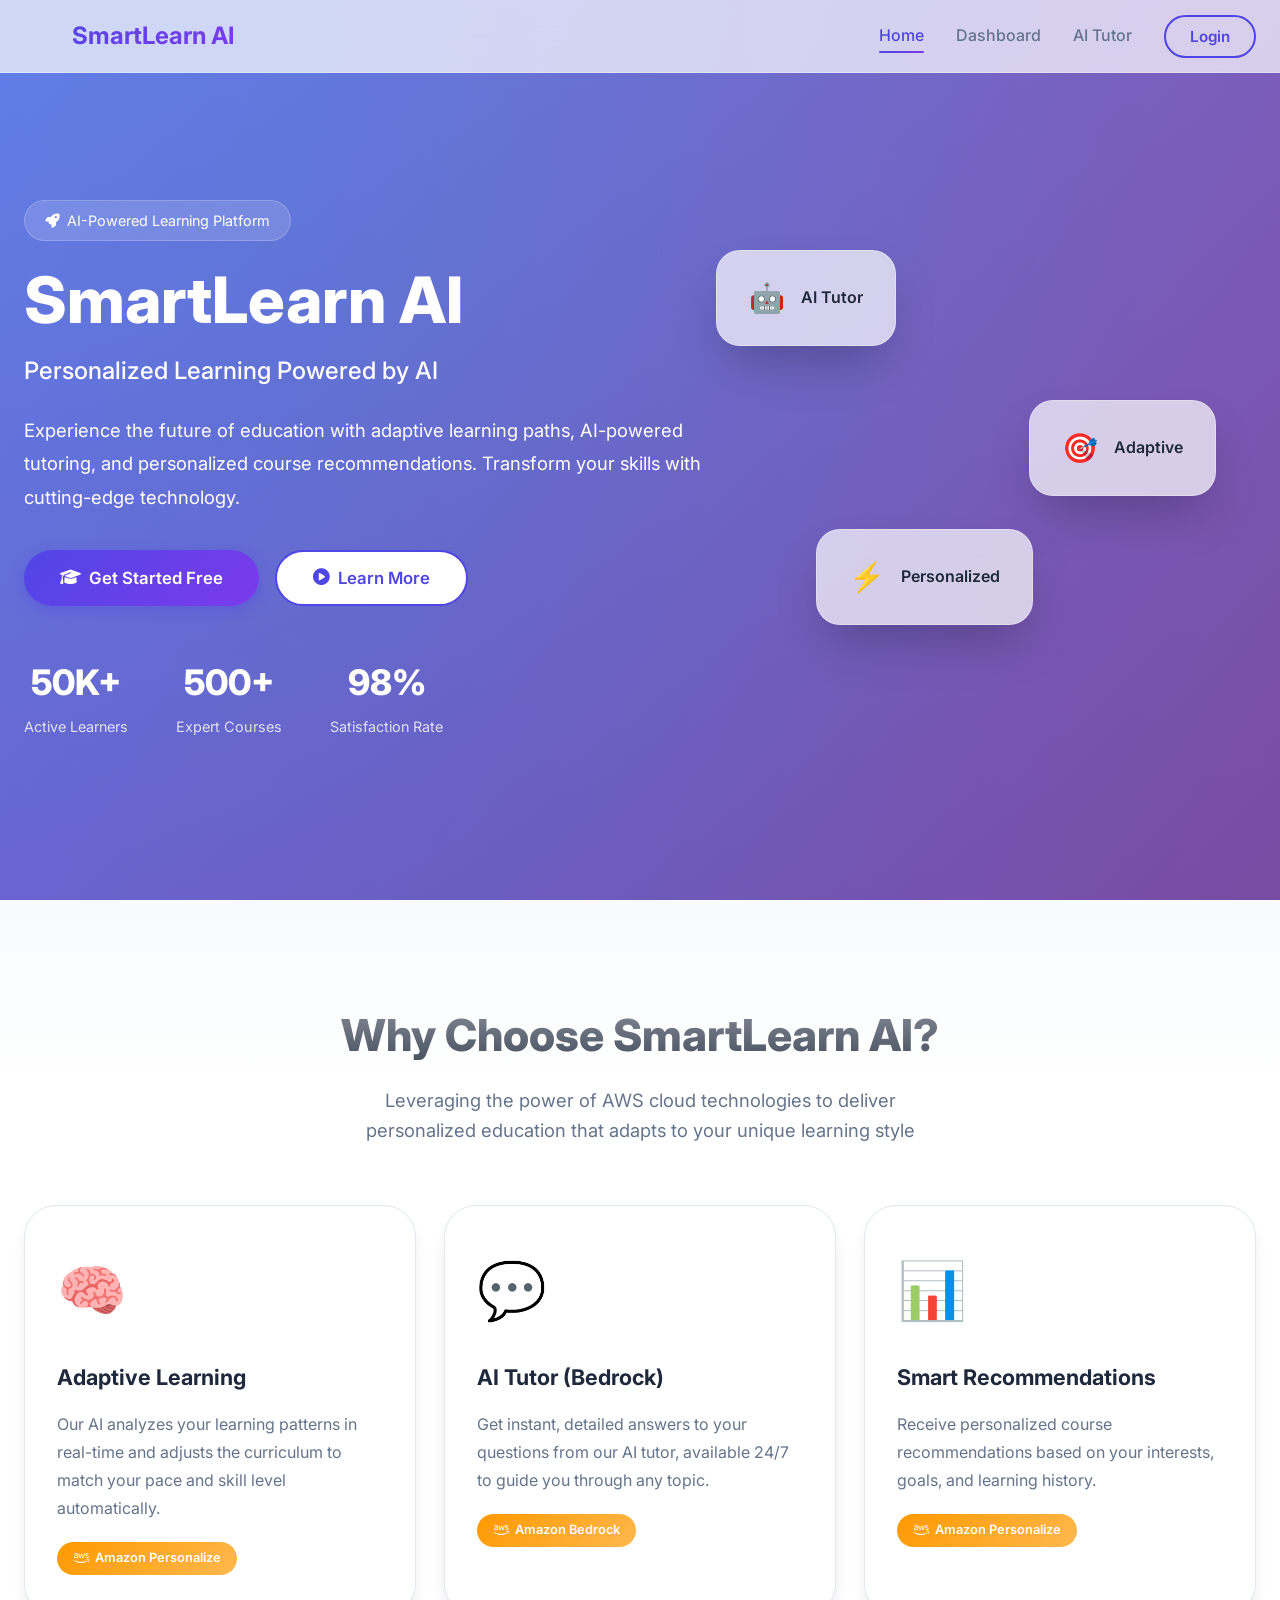
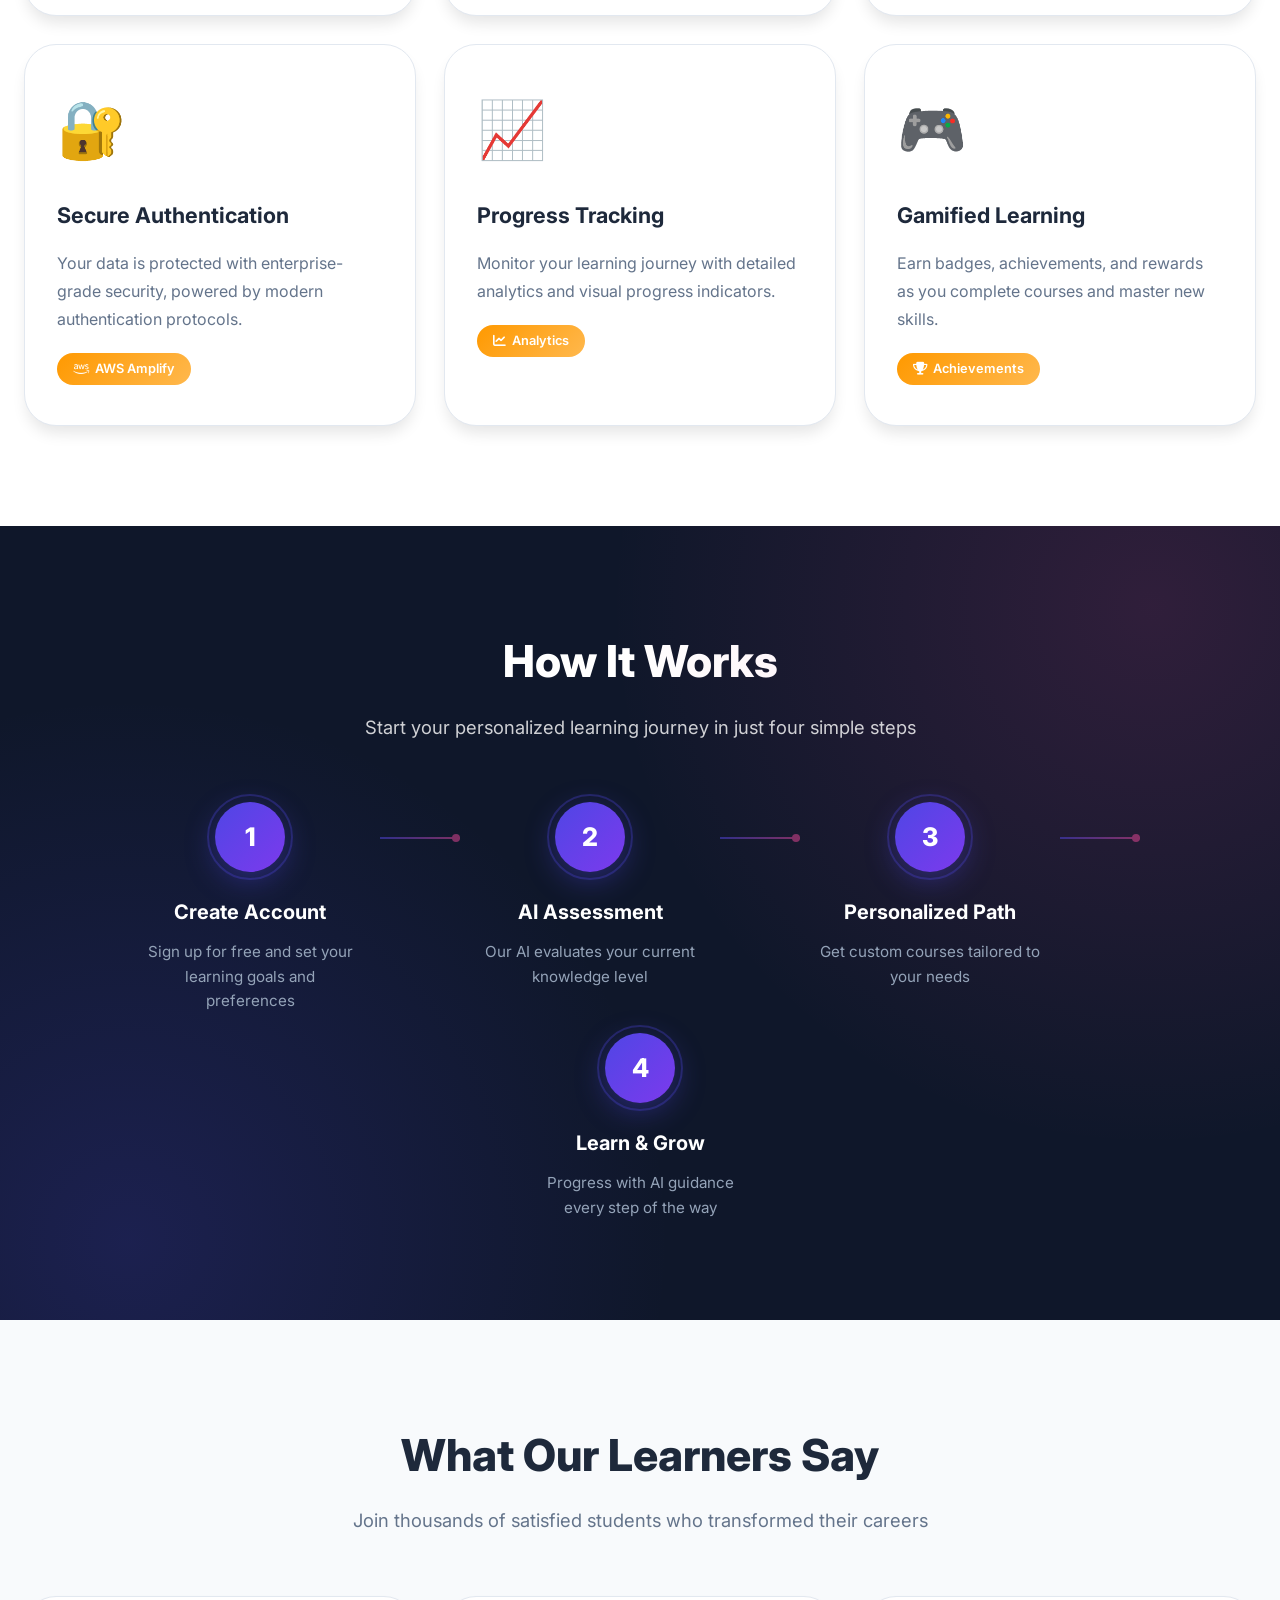
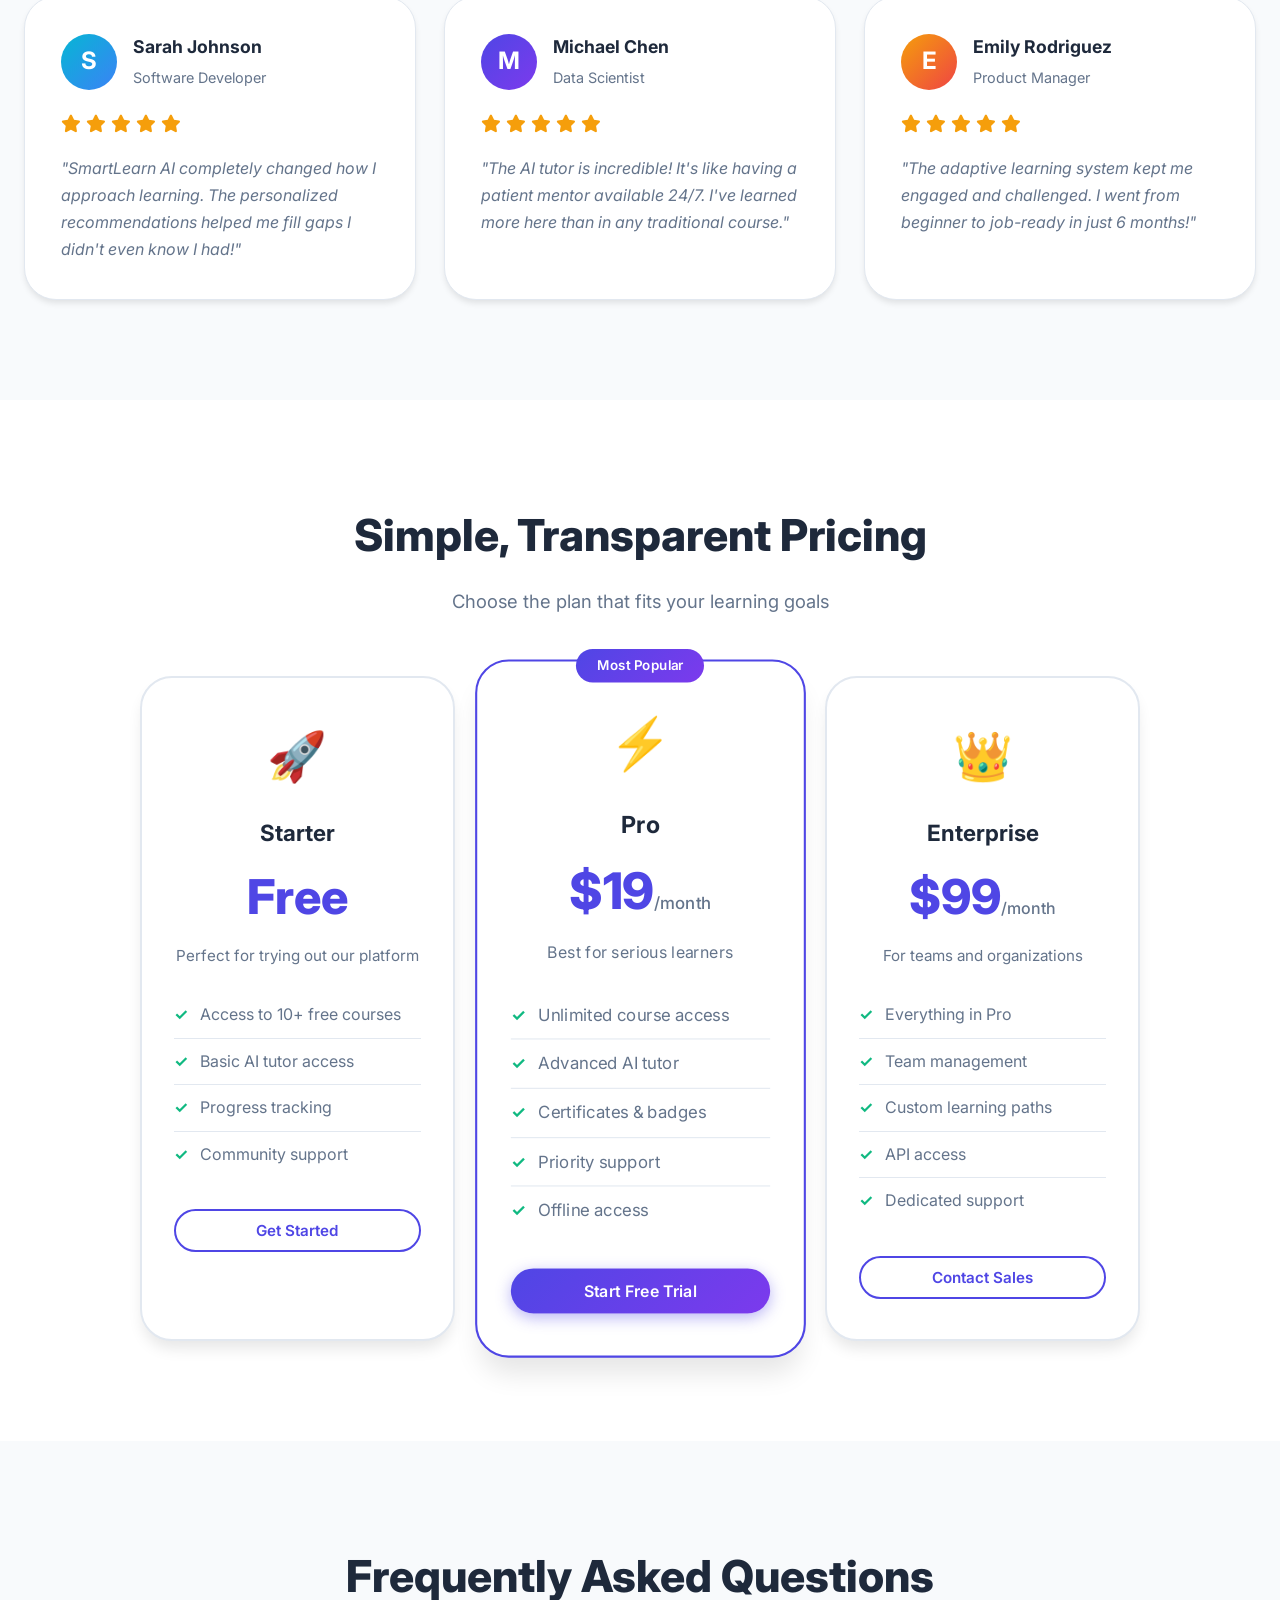
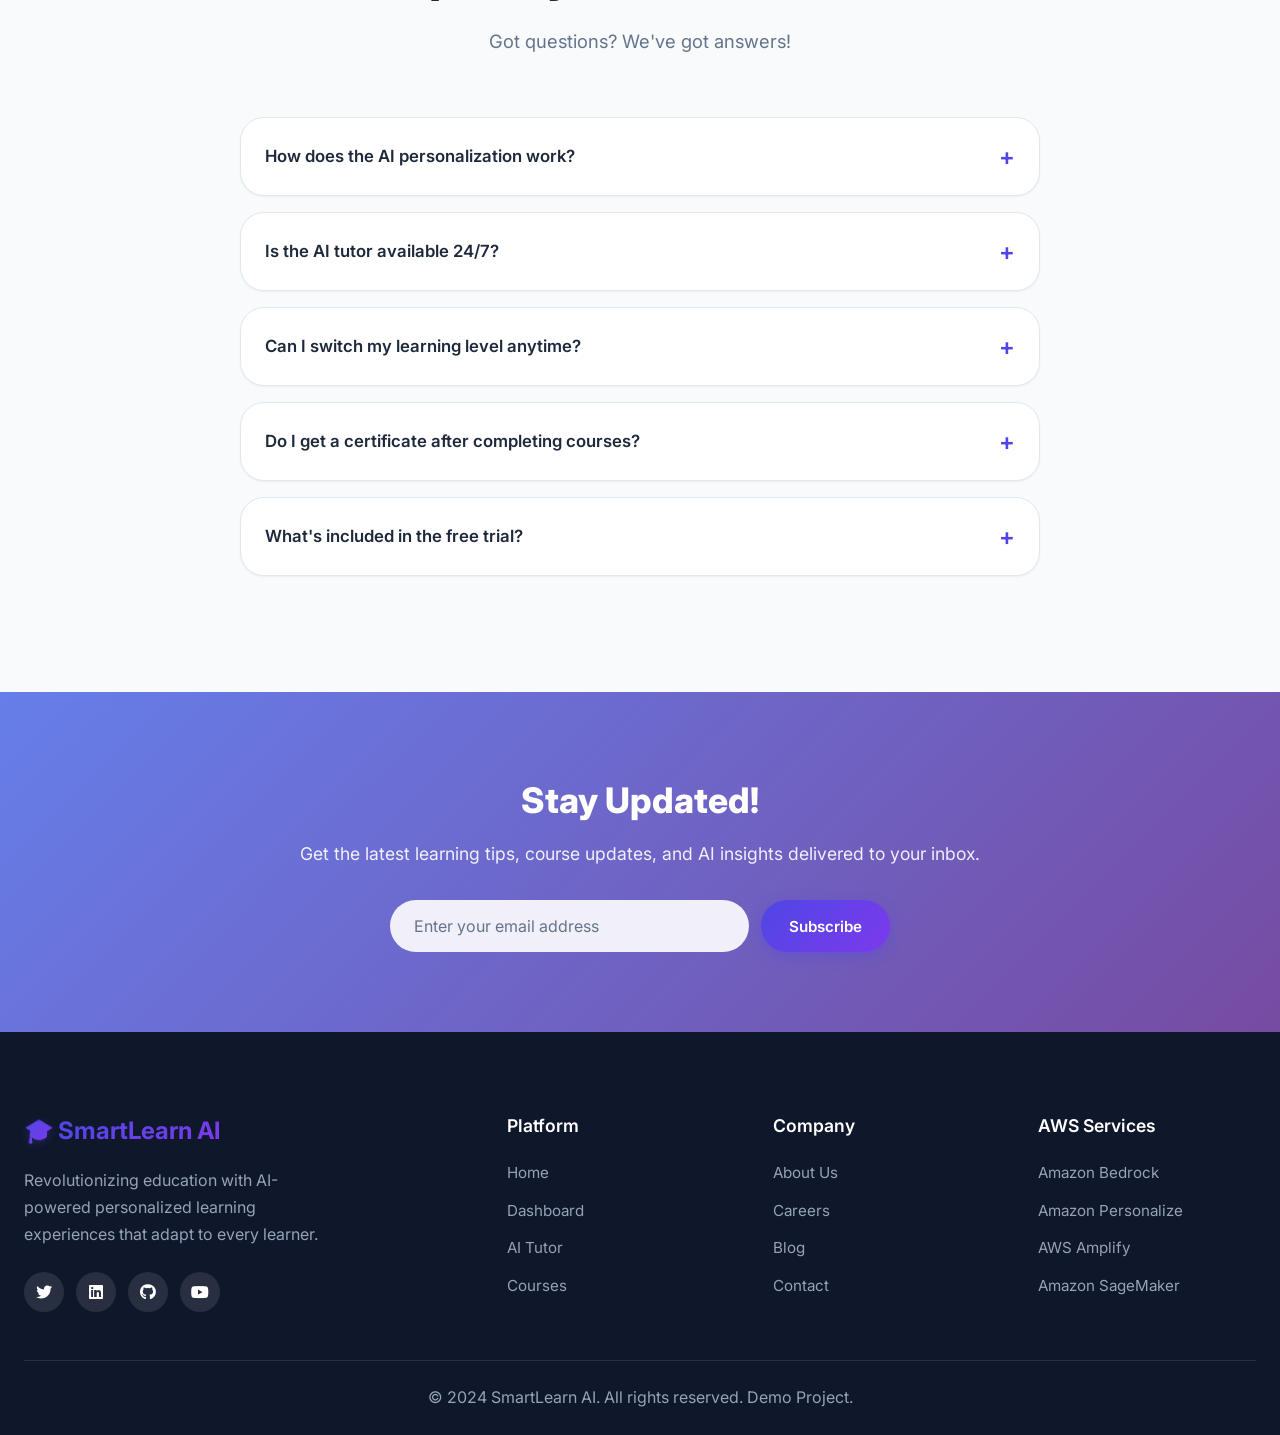
<file: smartlearn-ai/index.html>
<!DOCTYPE html>
<html lang="en">
<head>
    <meta charset="UTF-8">
    <meta name="viewport" content="width=device-width, initial-scale=1.0">
    <title>SmartLearn AI - Personalized Learning Platform</title>
    <link rel="stylesheet" href="css/style.css">
    <!-- Google Fonts -->
    <link href="https://fonts.googleapis.com/css2?family=Inter:wght@300;400;500;600;700;800&display=swap" rel="stylesheet">
    <!-- Font Awesome -->
    <link rel="stylesheet" href="https://cdnjs.cloudflare.com/ajax/libs/font-awesome/6.4.0/css/all.min.css">
</head>
<body>
    <!-- Navigation -->
    <nav class="navbar">
        <div class="nav-container">
            <div class="nav-logo">
                <span class="logo-icon">🎓</span>
                <span class="logo-text">SmartLearn AI</span>
            </div>
            <ul class="nav-links">
                <li><a href="index.html" class="active">Home</a></li>
                <li><a href="dashboard.html" id="nav-dashboard">Dashboard</a></li>
                <li><a href="tutor.html" id="nav-tutor">AI Tutor</a></li>
                <li id="auth-link"><button class="btn btn-outline" onclick="openAuthModal()">Login</button></li>
                <li id="logout-link" style="display: none;"><button class="btn btn-outline" onclick="logout()">Logout</button></li>
            </ul>
            <div class="mobile-menu" onclick="toggleMobileMenu()">
                <span></span>
                <span></span>
                <span></span>
            </div>
        </div>
    </nav>

    <!-- Hero Section -->
    <header class="hero">
        <div class="hero-content">
            <div class="hero-badge">
                <i class="fas fa-rocket"></i>
                <span>AI-Powered Learning Platform</span>
            </div>
            <h1>SmartLearn AI</h1>
            <h2>Personalized Learning Powered by AI</h2>
            <p>Experience the future of education with adaptive learning paths, AI-powered tutoring, and personalized course recommendations. Transform your skills with cutting-edge technology.</p>
            <div class="hero-buttons">
                <button class="btn btn-primary btn-large" onclick="openAuthModal()">
                    <i class="fas fa-graduation-cap"></i>
                    Get Started Free
                </button>
                <button class="btn btn-secondary btn-large" onclick="scrollToFeatures()">
                    <i class="fas fa-play-circle"></i>
                    Learn More
                </button>
            </div>
            <div class="hero-stats">
                <div class="stat-item">
                    <span class="stat-number">50K+</span>
                    <span class="stat-label">Active Learners</span>
                </div>
                <div class="stat-item">
                    <span class="stat-number">500+</span>
                    <span class="stat-label">Expert Courses</span>
                </div>
                <div class="stat-item">
                    <span class="stat-number">98%</span>
                    <span class="stat-label">Satisfaction Rate</span>
                </div>
            </div>
        </div>
        <div class="hero-visual">
            <div class="floating-card card-1">
                <span class="card-icon">🤖</span>
                <span>AI Tutor</span>
            </div>
            <div class="floating-card card-2">
                <span class="card-icon">🎯</span>
                <span>Adaptive</span>
            </div>
            <div class="floating-card card-3">
                <span class="card-icon">⚡</span>
                <span>Personalized</span>
            </div>
          
        </div>
    </header>

    <!-- Features Section -->
    <section class="features" id="features">
        <div class="container">
            <h2 class="section-title">Why Choose SmartLearn AI?</h2>
            <p class="section-subtitle">Leveraging the power of AWS cloud technologies to deliver personalized education that adapts to your unique learning style</p>
            <div class="features-grid">
                <div class="feature-card">
                    <div class="feature-icon">🧠</div>
                    <h3>Adaptive Learning</h3>
                    <p>Our AI analyzes your learning patterns in real-time and adjusts the curriculum to match your pace and skill level automatically.</p>
                    <div class="aws-tag">
                        <i class="fab fa-aws"></i>
                        <span>Amazon Personalize</span>
                    </div>
                </div>
                <div class="feature-card">
                    <div class="feature-icon">💬</div>
                    <h3>AI Tutor (Bedrock)</h3>
                    <p>Get instant, detailed answers to your questions from our AI tutor, available 24/7 to guide you through any topic.</p>
                    <div class="aws-tag">
                        <i class="fab fa-aws"></i>
                        <span>Amazon Bedrock</span>
                    </div>
                </div>
                <div class="feature-card">
                    <div class="feature-icon">📊</div>
                    <h3>Smart Recommendations</h3>
                    <p>Receive personalized course recommendations based on your interests, goals, and learning history.</p>
                    <div class="aws-tag">
                        <i class="fab fa-aws"></i>
                        <span>Amazon Personalize</span>
                    </div>
                </div>
                <div class="feature-card">
                    <div class="feature-icon">🔐</div>
                    <h3>Secure Authentication</h3>
                    <p>Your data is protected with enterprise-grade security, powered by modern authentication protocols.</p>
                    <div class="aws-tag">
                        <i class="fab fa-aws"></i>
                        <span>AWS Amplify</span>
                    </div>
                </div>
                <div class="feature-card">
                    <div class="feature-icon">📈</div>
                    <h3>Progress Tracking</h3>
                    <p>Monitor your learning journey with detailed analytics and visual progress indicators.</p>
                    <div class="aws-tag">
                        <i class="fas fa-chart-line"></i>
                        <span>Analytics</span>
                    </div>
                </div>
                <div class="feature-card">
                    <div class="feature-icon">🎮</div>
                    <h3>Gamified Learning</h3>
                    <p>Earn badges, achievements, and rewards as you complete courses and master new skills.</p>
                    <div class="aws-tag">
                        <i class="fas fa-trophy"></i>
                        <span>Achievements</span>
                    </div>
                </div>
            </div>
        </div>
    </section>

    <!-- How It Works Section -->
    <section class="how-it-works">
        <div class="container">
            <h2 class="section-title">How It Works</h2>
            <p class="section-subtitle">Start your personalized learning journey in just four simple steps</p>
            <div class="steps-container">
                <div class="step">
                    <div class="step-number">1</div>
                    <h3>Create Account</h3>
                    <p>Sign up for free and set your learning goals and preferences</p>
                </div>
                <div class="step-connector"></div>
                <div class="step">
                    <div class="step-number">2</div>
                    <h3>AI Assessment</h3>
                    <p>Our AI evaluates your current knowledge level</p>
                </div>
                <div class="step-connector"></div>
                <div class="step">
                    <div class="step-number">3</div>
                    <h3>Personalized Path</h3>
                    <p>Get custom courses tailored to your needs</p>
                </div>
                <div class="step-connector"></div>
                <div class="step">
                    <div class="step-number">4</div>
                    <h3>Learn & Grow</h3>
                    <p>Progress with AI guidance every step of the way</p>
                </div>
            </div>
        </div>
    </section>

    <!-- Testimonials Section -->
    <section class="testimonials">
        <div class="container">
            <h2 class="section-title">What Our Learners Say</h2>
            <p class="section-subtitle">Join thousands of satisfied students who transformed their careers</p>
            <div class="testimonials-grid">
                <div class="testimonial-card">
                    <div class="testimonial-header">
                        <div class="testimonial-avatar blue">S</div>
                        <div class="testimonial-info">
                            <h4>Sarah Johnson</h4>
                            <span>Software Developer</span>
                        </div>
                    </div>
                    <div class="testimonial-rating">
                        <i class="fas fa-star"></i>
                        <i class="fas fa-star"></i>
                        <i class="fas fa-star"></i>
                        <i class="fas fa-star"></i>
                        <i class="fas fa-star"></i>
                    </div>
                    <p class="testimonial-text">"SmartLearn AI completely changed how I approach learning. The personalized recommendations helped me fill gaps I didn't even know I had!"</p>
                </div>
                <div class="testimonial-card">
                    <div class="testimonial-header">
                        <div class="testimonial-avatar purple">M</div>
                        <div class="testimonial-info">
                            <h4>Michael Chen</h4>
                            <span>Data Scientist</span>
                        </div>
                    </div>
                    <div class="testimonial-rating">
                        <i class="fas fa-star"></i>
                        <i class="fas fa-star"></i>
                        <i class="fas fa-star"></i>
                        <i class="fas fa-star"></i>
                        <i class="fas fa-star"></i>
                    </div>
                    <p class="testimonial-text">"The AI tutor is incredible! It's like having a patient mentor available 24/7. I've learned more here than in any traditional course."</p>
                </div>
                <div class="testimonial-card">
                    <div class="testimonial-header">
                        <div class="testimonial-avatar warm">E</div>
                        <div class="testimonial-info">
                            <h4>Emily Rodriguez</h4>
                            <span>Product Manager</span>
                        </div>
                    </div>
                    <div class="testimonial-rating">
                        <i class="fas fa-star"></i>
                        <i class="fas fa-star"></i>
                        <i class="fas fa-star"></i>
                        <i class="fas fa-star"></i>
                        <i class="fas fa-star"></i>
                    </div>
                    <p class="testimonial-text">"The adaptive learning system kept me engaged and challenged. I went from beginner to job-ready in just 6 months!"</p>
                </div>
            </div>
        </div>
    </section>

    <!-- Pricing Section -->
    <section class="pricing">
        <div class="container">
            <h2 class="section-title">Simple, Transparent Pricing</h2>
            <p class="section-subtitle">Choose the plan that fits your learning goals</p>
            <div class="pricing-grid">
                <div class="pricing-card">
                    <div class="pricing-icon">🚀</div>
                    <h3>Starter</h3>
                    <div class="pricing-price">Free</div>
                    <p class="pricing-desc">Perfect for trying out our platform</p>
                    <ul class="pricing-features">
                        <li><span class="check">✓</span> Access to 10+ free courses</li>
                        <li><span class="check">✓</span> Basic AI tutor access</li>
                        <li><span class="check">✓</span> Progress tracking</li>
                        <li><span class="check">✓</span> Community support</li>
                    </ul>
                    <button class="btn btn-outline btn-block" onclick="openAuthModal()">Get Started</button>
                </div>
                <div class="pricing-card featured">
                    <div class="pricing-icon">⚡</div>
                    <h3>Pro</h3>
                    <div class="pricing-price">$19<span>/month</span></div>
                    <p class="pricing-desc">Best for serious learners</p>
                    <ul class="pricing-features">
                        <li><span class="check">✓</span> Unlimited course access</li>
                        <li><span class="check">✓</span> Advanced AI tutor</li>
                        <li><span class="check">✓</span> Certificates & badges</li>
                        <li><span class="check">✓</span> Priority support</li>
                        <li><span class="check">✓</span> Offline access</li>
                    </ul>
                    <button class="btn btn-primary btn-block" onclick="openAuthModal()">Start Free Trial</button>
                </div>
                <div class="pricing-card">
                    <div class="pricing-icon">👑</div>
                    <h3>Enterprise</h3>
                    <div class="pricing-price">$99<span>/month</span></div>
                    <p class="pricing-desc">For teams and organizations</p>
                    <ul class="pricing-features">
                        <li><span class="check">✓</span> Everything in Pro</li>
                        <li><span class="check">✓</span> Team management</li>
                        <li><span class="check">✓</span> Custom learning paths</li>
                        <li><span class="check">✓</span> API access</li>
                        <li><span class="check">✓</span> Dedicated support</li>
                    </ul>
                    <button class="btn btn-outline btn-block" onclick="openAuthModal()">Contact Sales</button>
                </div>
            </div>
        </div>
    </section>

    <!-- FAQ Section -->
    <section class="faq">
        <div class="container">
            <h2 class="section-title">Frequently Asked Questions</h2>
            <p class="section-subtitle">Got questions? We've got answers!</p>
            <div class="faq-container">
                <div class="faq-item">
                    <button class="faq-question" onclick="toggleFaq(this)">
                        <span>How does the AI personalization work?</span>
                        <span class="faq-icon">+</span>
                    </button>
                    <div class="faq-answer">
                        <p>Our AI analyzes your learning patterns, quiz results, and interaction data to create a personalized learning path. It adapts in real-time based on your performance, ensuring you're always challenged at the right level.</p>
                    </div>
                </div>
                <div class="faq-item">
                    <button class="faq-question" onclick="toggleFaq(this)">
                        <span>Is the AI tutor available 24/7?</span>
                        <span class="faq-icon">+</span>
                    </button>
                    <div class="faq-answer">
                        <p>Yes! Our AI tutor is available around the clock to help you with any questions. Whether it's midnight or early morning, you can get instant answers and explanations.</p>
                    </div>
                </div>
                <div class="faq-item">
                    <button class="faq-question" onclick="toggleFaq(this)">
                        <span>Can I switch my learning level anytime?</span>
                        <span class="faq-icon">+</span>
                    </button>
                    <div class="faq-answer">
                        <p>Absolutely! You can change your learning level at any time from your dashboard. The AI will then adjust your course recommendations accordingly.</p>
                    </div>
                </div>
                <div class="faq-item">
                    <button class="faq-question" onclick="toggleFaq(this)">
                        <span>Do I get a certificate after completing courses?</span>
                        <span class="faq-icon">+</span>
                    </button>
                    <div class="faq-answer">
                        <p>Yes, upon completing any course, you'll receive a digital certificate that you can share on LinkedIn and other platforms. Pro and Enterprise users get verified certificates.</p>
                    </div>
                </div>
                <div class="faq-item">
                    <button class="faq-question" onclick="toggleFaq(this)">
                        <span>What's included in the free trial?</span>
                        <span class="faq-icon">+</span>
                    </button>
                    <div class="faq-answer">
                        <p>The 14-day free trial includes full access to all Pro features: unlimited courses, advanced AI tutor, certificates, and priority support. No credit card required!</p>
                    </div>
                </div>
            </div>
        </div>
    </section>

    <!-- Newsletter Section -->
    <section class="newsletter">
        <div class="container">
            <div class="newsletter-content">
                <h2>Stay Updated!</h2>
                <p>Get the latest learning tips, course updates, and AI insights delivered to your inbox.</p>
                <form class="newsletter-form" onsubmit="handleNewsletter(event)">
                    <input type="email" placeholder="Enter your email address" required>
                    <button type="submit" class="btn btn-primary">Subscribe</button>
                </form>
            </div>
        </div>
    </section>

    <!-- Footer -->
    <footer class="footer">
        <div class="container">
            <div class="footer-content">
                <div class="footer-brand">
                    <span class="logo-icon">🎓</span>
                    <span class="logo-text">SmartLearn AI</span>
                    <p>Revolutionizing education with AI-powered personalized learning experiences that adapt to every learner.</p>
                    <div class="footer-social">
                        <a href="#"><i class="fab fa-twitter"></i></a>
                        <a href="#"><i class="fab fa-linkedin"></i></a>
                        <a href="#"><i class="fab fa-github"></i></a>
                        <a href="#"><i class="fab fa-youtube"></i></a>
                    </div>
                </div>
                <div class="footer-links">
                    <h4>Platform</h4>
                    <ul>
                        <li><a href="index.html">Home</a></li>
                        <li><a href="dashboard.html">Dashboard</a></li>
                        <li><a href="tutor.html">AI Tutor</a></li>
                        <li><a href="#">Courses</a></li>
                    </ul>
                </div>
                <div class="footer-links">
                    <h4>Company</h4>
                    <ul>
                        <li><a href="#">About Us</a></li>
                        <li><a href="#">Careers</a></li>
                        <li><a href="#">Blog</a></li>
                        <li><a href="#">Contact</a></li>
                    </ul>
                </div>
                <div class="footer-links">
                    <h4>AWS Services</h4>
                    <ul>
                        <li><span>Amazon Bedrock</span></li>
                        <li><span>Amazon Personalize</span></li>
                        <li><span>AWS Amplify</span></li>
                        <li><span>Amazon SageMaker</span></li>
                    </ul>
                </div>
            </div>
            <div class="footer-bottom">
                <p>&copy; 2024 SmartLearn AI. All rights reserved. Demo Project.</p>
            </div>
        </div>
    </footer>

    <!-- Auth Modal -->
    <div class="modal" id="auth-modal">
        <div class="modal-content">
            <div class="modal-header">
                <h2 id="auth-modal-title">Welcome to SmartLearn AI</h2>
                <button class="modal-close" onclick="closeAuthModal()">&times;</button>
            </div>
            <div class="modal-body">
                <!-- Login Form -->
                <form id="login-form" onsubmit="handleLogin(event)">
                    <div class="form-group">
                        <label for="login-name">Your Name</label>
                        <input type="text" id="login-name" placeholder="Enter your name" required>
                    </div>
                    <div class="form-group">
                        <label for="login-level">Learning Level</label>
                        <select id="login-level" required>
                            <option value="">Select your level</option>
                            <option value="beginner">Beginner</option>
                            <option value="intermediate">Intermediate</option>
                            <option value="advanced">Advanced</option>
                        </select>
                    </div>
                    <button type="submit" class="btn btn-primary btn-block">Start Learning</button>
                    <p class="form-footer">Demo: No real authentication required</p>
                </form>
            </div>
        </div>
    </div>

    <script src="js/main.js"></script>
    <script>
        // Toggle mobile menu
        function toggleMobileMenu() {
            const mobileMenu = document.querySelector('.mobile-menu');
            const navLinks = document.querySelector('.nav-links');
            mobileMenu.classList.toggle('active');
            navLinks.classList.toggle('active');
        }

        // Toggle FAQ
        function toggleFaq(button) {
            const faqItem = button.parentElement;
            faqItem.classList.toggle('active');
        }

        // Handle newsletter subscription
        function handleNewsletter(event) {
            event.preventDefault();
            const email = event.target.querySelector('input').value;
            alert(`Thanks for subscribing! We'll send updates to ${email}`);
            event.target.reset();
        }

        // Smooth scroll to features
        function scrollToFeatures() {
            const features = document.getElementById('features');
            if (features) {
                features.scrollIntoView({ behavior: 'smooth' });
            }
        }
    </script>
</body>
</html>
</file>
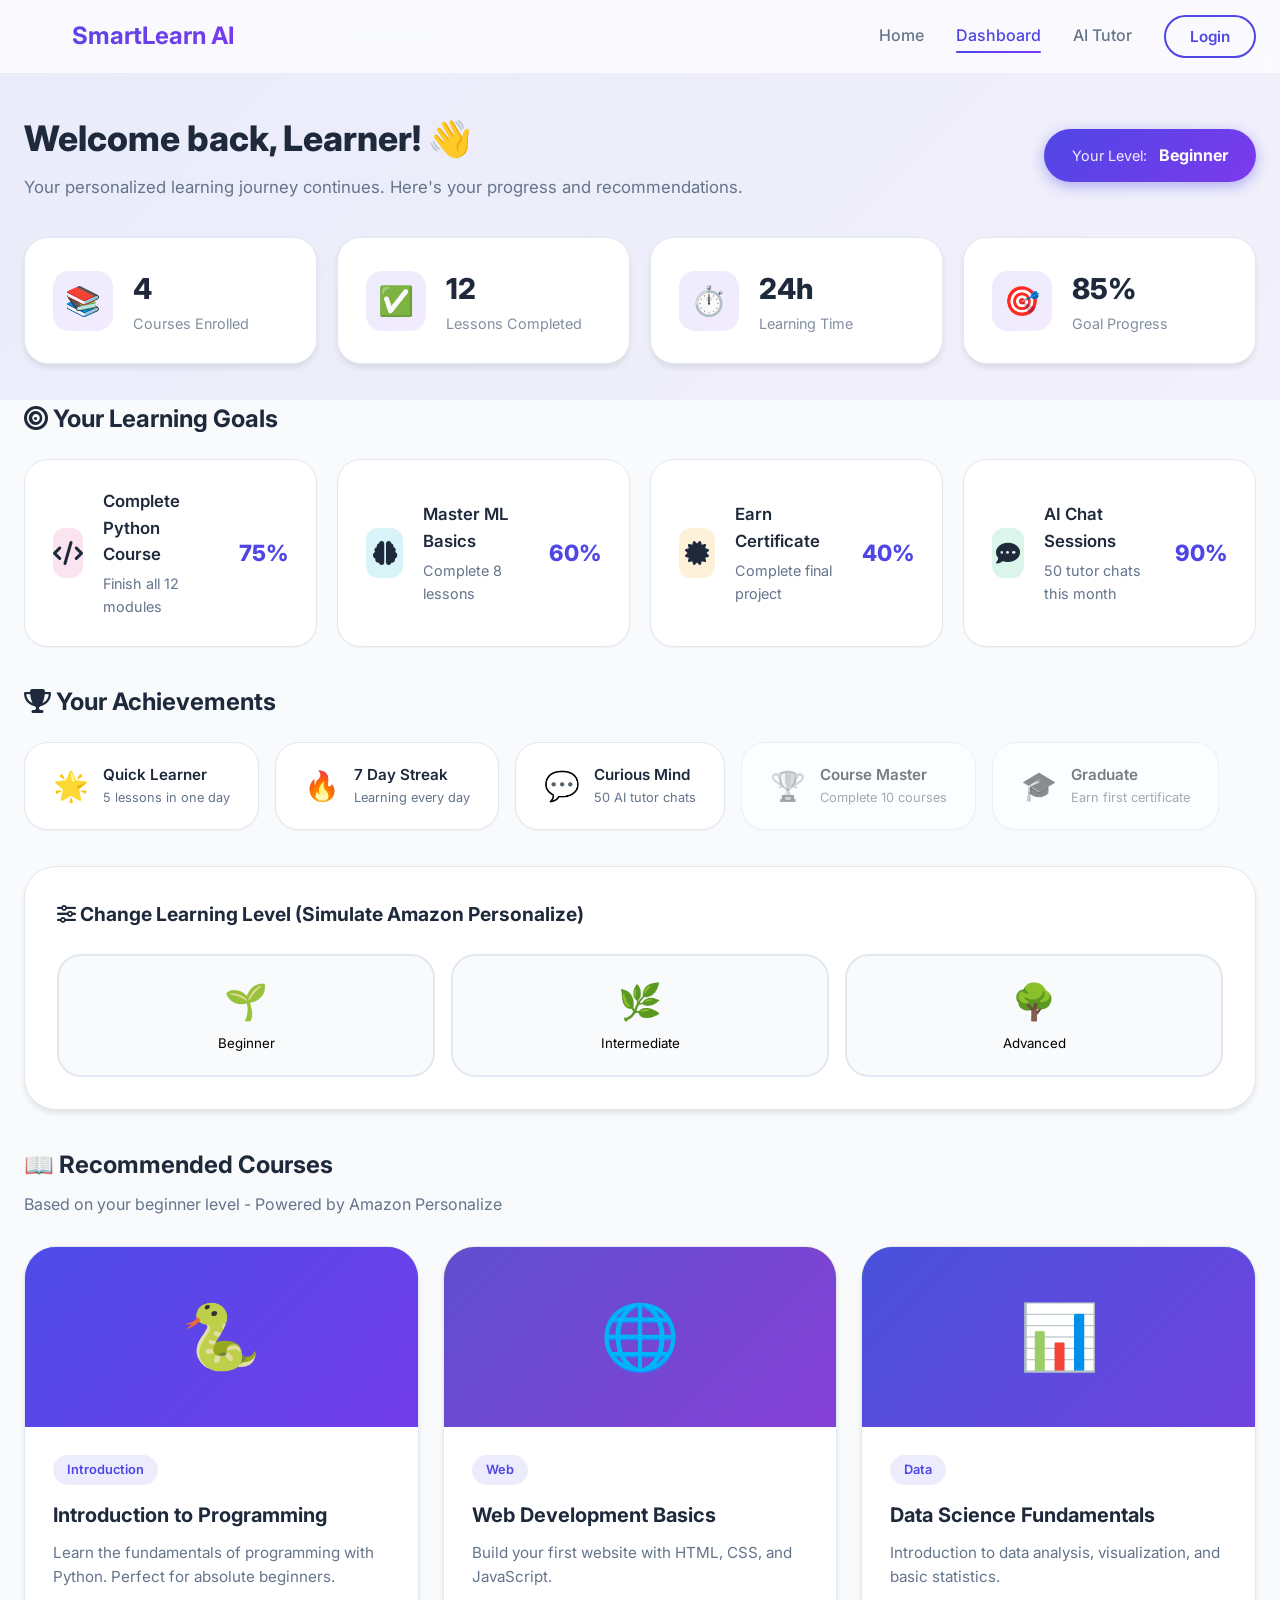
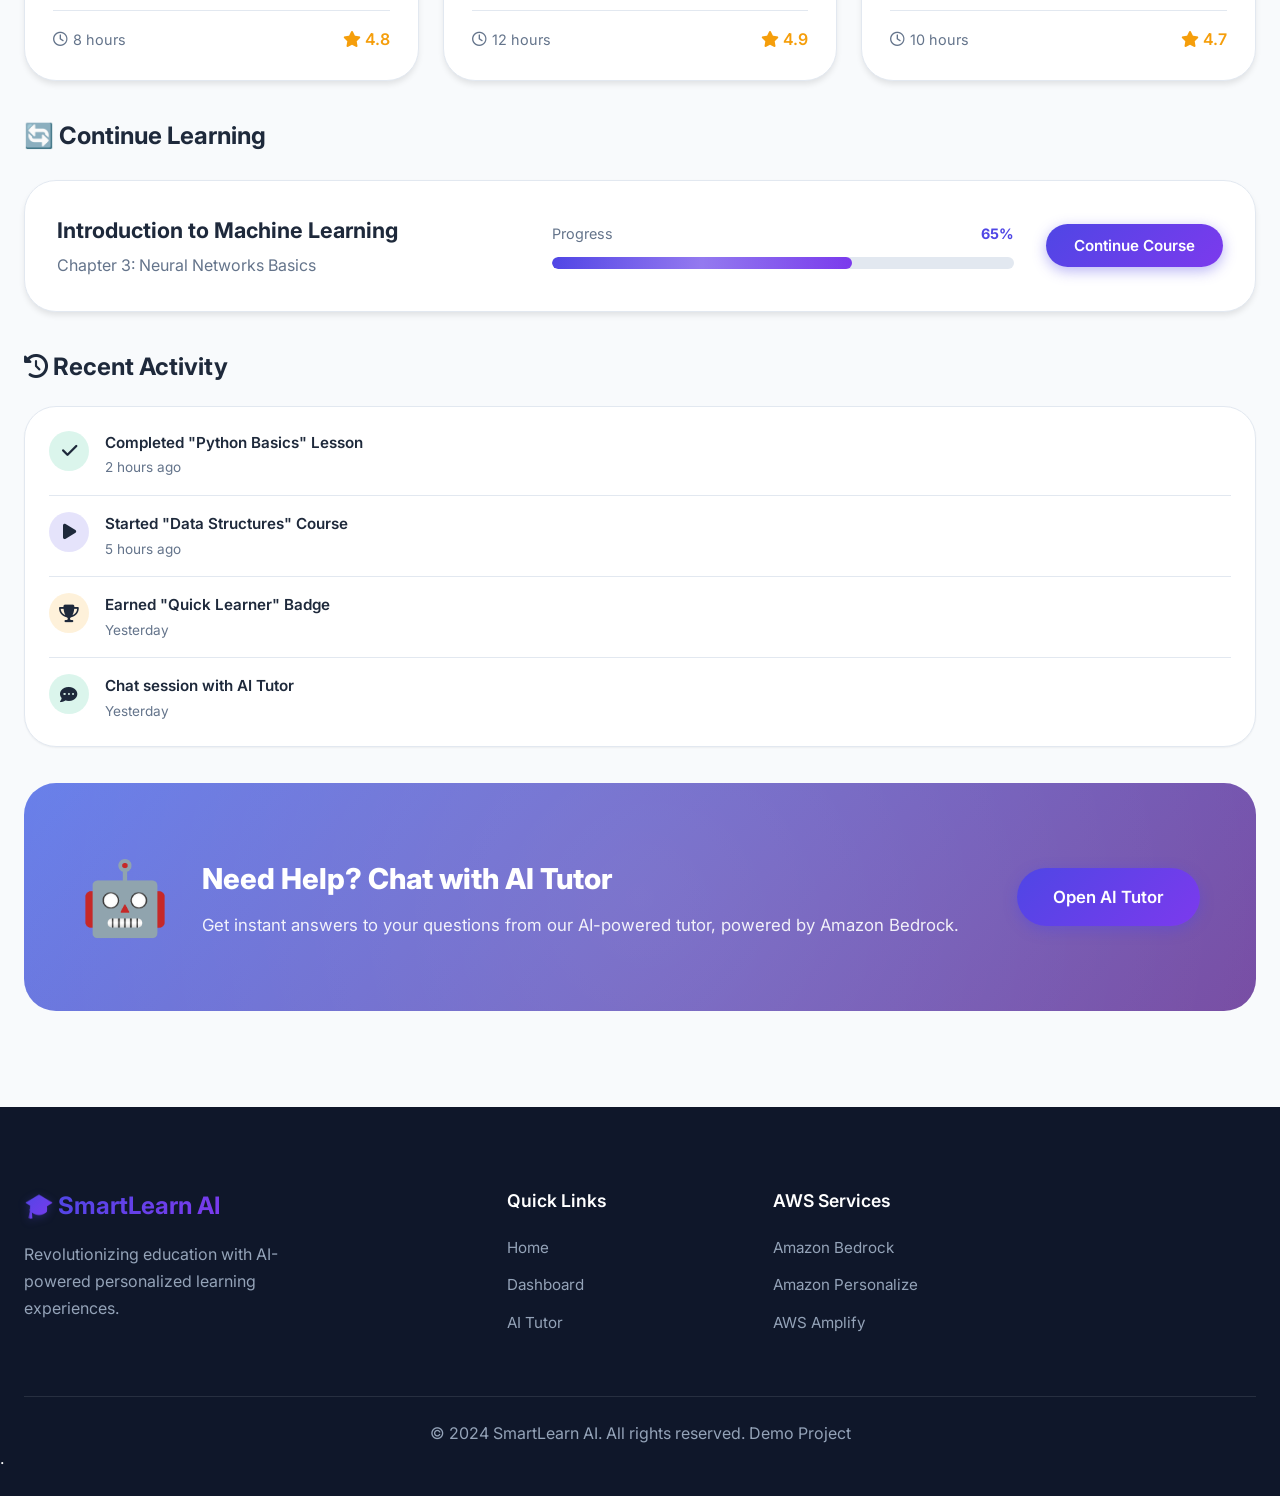
<file: smartlearn-ai/dashboard.html>
<!DOCTYPE html>
<html lang="en">
<head>
    <meta charset="UTF-8">
    <meta name="viewport" content="width=device-width, initial-scale=1.0">
    <title>Dashboard - SmartLearn AI</title>
    <link rel="stylesheet" href="css/style.css">
    <!-- Google Fonts -->
    <link href="https://fonts.googleapis.com/css2?family=Inter:wght@300;400;500;600;700;800&display=swap" rel="stylesheet">
    <!-- Font Awesome -->
    <link rel="stylesheet" href="https://cdnjs.cloudflare.com/ajax/libs/font-awesome/6.4.0/css/all.min.css">
</head>
<body>
    <!-- Navigation -->
    <nav class="navbar">
        <div class="nav-container">
            <div class="nav-logo">
                <span class="logo-icon">🎓</span>
                <span class="logo-text">SmartLearn AI</span>
            </div>
            <ul class="nav-links">
                <li><a href="index.html">Home</a></li>
                <li><a href="dashboard.html" class="active">Dashboard</a></li>
                <li><a href="tutor.html" id="nav-tutor">AI Tutor</a></li>
                <li id="auth-link"><button class="btn btn-outline" onclick="openAuthModal()">Login</button></li>
                <li id="logout-link"><button class="btn btn-outline" onclick="logout()">Logout</button></li>
            </ul>
            <div class="mobile-menu" onclick="toggleMobileMenu()">
                <span></span>
                <span></span>
                <span></span>
            </div>
        </div>
    </nav>

    <!-- Dashboard Content -->
    <main class="dashboard">
        <div class="container">
            <!-- Welcome Section -->
            <div class="welcome-section">
                <div class="welcome-text">
                    <h1>Welcome back, <span id="user-name">Learner</span>! 👋</h1>
                    <p>Your personalized learning journey continues. Here's your progress and recommendations.</p>
                </div>
                <div class="user-level-badge">
                    <span class="level-label">Your Level:</span>
                    <span class="level-value" id="user-level">Beginner</span>
                </div>
            </div>

            <!-- Stats Cards -->
            <div class="stats-grid">
                <div class="stat-card">
                    <div class="stat-icon">📚</div>
                    <div class="stat-info">
                        <span class="stat-value" id="stat-courses">4</span>
                        <span class="stat-label">Courses Enrolled</span>
                    </div>
                </div>
                <div class="stat-card">
                    <div class="stat-icon">✅</div>
                    <div class="stat-info">
                        <span class="stat-value" id="stat-completed">12</span>
                        <span class="stat-label">Lessons Completed</span>
                    </div>
                </div>
                <div class="stat-card">
                    <div class="stat-icon">⏱️</div>
                    <div class="stat-info">
                        <span class="stat-value" id="stat-hours">24h</span>
                        <span class="stat-label">Learning Time</span>
                    </div>
                </div>
                <div class="stat-card">
                    <div class="stat-icon">🎯</div>
                    <div class="stat-info">
                        <span class="stat-value" id="stat-progress">85%</span>
                        <span class="stat-label">Goal Progress</span>
                    </div>
                </div>
            </div>

            <!-- Learning Goals Section -->
            <section class="goals-section">
                <h2><i class="fas fa-bullseye"></i> Your Learning Goals</h2>
                <div class="goals-grid">
                    <div class="goal-card">
                        <div class="goal-icon pink">
                            <i class="fas fa-code"></i>
                        </div>
                        <div class="goal-info">
                            <h4>Complete Python Course</h4>
                            <p>Finish all 12 modules</p>
                        </div>
                        <div class="goal-progress">
                            <span class="percentage">75%</span>
                        </div>
                    </div>
                    <div class="goal-card">
                        <div class="goal-icon cyan">
                            <i class="fas fa-brain"></i>
                        </div>
                        <div class="goal-info">
                            <h4>Master ML Basics</h4>
                            <p>Complete 8 lessons</p>
                        </div>
                        <div class="goal-progress">
                            <span class="percentage">60%</span>
                        </div>
                    </div>
                    <div class="goal-card">
                        <div class="goal-icon amber">
                            <i class="fas fa-certificate"></i>
                        </div>
                        <div class="goal-info">
                            <h4>Earn Certificate</h4>
                            <p>Complete final project</p>
                        </div>
                        <div class="goal-progress">
                            <span class="percentage">40%</span>
                        </div>
                    </div>
                    <div class="goal-card">
                        <div class="goal-icon green">
                            <i class="fas fa-comment-dots"></i>
                        </div>
                        <div class="goal-info">
                            <h4>AI Chat Sessions</h4>
                            <p>50 tutor chats this month</p>
                        </div>
                        <div class="goal-progress">
                            <span class="percentage">90%</span>
                        </div>
                    </div>
                </div>
            </section>

            <!-- Achievements Section -->
            <section class="achievements-section">
                <h2><i class="fas fa-trophy"></i> Your Achievements</h2>
                <div class="achievements-grid">
                    <div class="achievement-badge">
                        <div class="achievement-icon">🌟</div>
                        <div class="achievement-info">
                            <h4>Quick Learner</h4>
                            <p>5 lessons in one day</p>
                        </div>
                    </div>
                    <div class="achievement-badge">
                        <div class="achievement-icon">🔥</div>
                        <div class="achievement-info">
                            <h4>7 Day Streak</h4>
                            <p>Learning every day</p>
                        </div>
                    </div>
                    <div class="achievement-badge">
                        <div class="achievement-icon">💬</div>
                        <div class="achievement-info">
                            <h4>Curious Mind</h4>
                            <p>50 AI tutor chats</p>
                        </div>
                    </div>
                    <div class="achievement-badge locked">
                        <div class="achievement-icon">🏆</div>
                        <div class="achievement-info">
                            <h4>Course Master</h4>
                            <p>Complete 10 courses</p>
                        </div>
                    </div>
                    <div class="achievement-badge locked">
                        <div class="achievement-icon">🎓</div>
                        <div class="achievement-info">
                            <h4>Graduate</h4>
                            <p>Earn first certificate</p>
                        </div>
                    </div>
                </div>
            </section>

            <!-- Learning Level Selector -->
            <div class="level-selector">
                <h3><i class="fas fa-sliders-h"></i> Change Learning Level (Simulate Amazon Personalize)</h3>
                <div class="level-buttons">
                    <button class="level-btn" data-level="beginner" onclick="changeLevel('beginner')">
                        <span class="level-icon">🌱</span>
                        <span>Beginner</span>
                    </button>
                    <button class="level-btn" data-level="intermediate" onclick="changeLevel('intermediate')">
                        <span class="level-icon">🌿</span>
                        <span>Intermediate</span>
                    </button>
                    <button class="level-btn" data-level="advanced" onclick="changeLevel('advanced')">
                        <span class="level-icon">🌳</span>
                        <span>Advanced</span>
                    </button>
                </div>
            </div>

            <!-- Recommended Courses Section -->
            <section class="courses-section">
                <div class="section-header">
                    <h2>📖 Recommended Courses</h2>
                    <p>Based on your learning level and preferences (Powered by Amazon Personalize simulation)</p>
                </div>
                <div class="courses-grid" id="courses-container">
                    <!-- Courses will be dynamically inserted by JavaScript -->
                </div>
            </section>

            <!-- Continue Learning Section -->
            <section class="continue-section">
                <h2>🔄 Continue Learning</h2>
                <div class="course-progress-card">
                    <div class="course-info">
                        <h3>Introduction to Machine Learning</h3>
                        <p>Chapter 3: Neural Networks Basics</p>
                    </div>
                    <div class="progress-container">
                        <div class="progress-label">
                            <span>Progress</span>
                            <span>65%</span>
                        </div>
                        <div class="progress-bar">
                            <div class="progress-fill" style="width: 65%;"></div>
                        </div>
                    </div>
                    <button class="btn btn-primary">Continue Course</button>
                </div>
            </section>

            <!-- Recent Activity Section -->
            <section class="activity-section">
                <h2><i class="fas fa-history"></i> Recent Activity</h2>
                <div class="activity-feed">
                    <div class="activity-item">
                        <div class="activity-icon completed">
                            <i class="fas fa-check"></i>
                        </div>
                        <div class="activity-content">
                            <h4>Completed "Python Basics" Lesson</h4>
                            <p>2 hours ago</p>
                        </div>
                    </div>
                    <div class="activity-item">
                        <div class="activity-icon started">
                            <i class="fas fa-play"></i>
                        </div>
                        <div class="activity-content">
                            <h4>Started "Data Structures" Course</h4>
                            <p>5 hours ago</p>
                        </div>
                    </div>
                    <div class="activity-item">
                        <div class="activity-icon achieved">
                            <i class="fas fa-trophy"></i>
                        </div>
                        <div class="activity-content">
                            <h4>Earned "Quick Learner" Badge</h4>
                            <p>Yesterday</p>
                        </div>
                    </div>
                    <div class="activity-item">
                        <div class="activity-icon completed">
                            <i class="fas fa-comment-dots"></i>
                        </div>
                        <div class="activity-content">
                            <h4>Chat session with AI Tutor</h4>
                            <p>Yesterday</p>
                        </div>
                    </div>
                </div>
            </section>

            <!-- AI Tutor CTA -->
            <section class="ai-tutor-cta">
                <div class="cta-content">
                    <div class="cta-icon">🤖</div>
                    <div class="cta-text">
                        <h2>Need Help? Chat with AI Tutor</h2>
                        <p>Get instant answers to your questions from our AI-powered tutor, powered by Amazon Bedrock.</p>
                    </div>
                    <a href="tutor.html" class="btn btn-primary btn-large">Open AI Tutor</a>
                </div>
            </section>
        </div>
    </main>

    <!-- Footer -->
    <footer class="footer">
        <div class="container">
            <div class="footer-content">
                <div class="footer-brand">
                    <span class="logo-icon">🎓</span>
                    <span class="logo-text">SmartLearn AI</span>
                    <p>Revolutionizing education with AI-powered personalized learning experiences.</p>
                </div>
                <div class="footer-links">
                    <h4>Quick Links</h4>
                    <ul>
                        <li><a href="index.html">Home</a></li>
                        <li><a href="dashboard.html">Dashboard</a></li>
                        <li><a href="tutor.html">AI Tutor</a></li>
                    </ul>
                </div>
                <div class="footer-links">
                    <h4>AWS Services</h4>
                    <ul>
                        <li><span>Amazon Bedrock</span></li>
                        <li><span>Amazon Personalize</span></li>
                        <li><span>AWS Amplify</span></li>
                    </ul>
                </div>
            </div>
            <div class="footer-bottom">
                <p>&copy; 2024 SmartLearn AI. All rights reserved. Demo Project </div>
        </div>
   .</p>
            </footer>

    <!-- Auth Modal -->
    <div class="modal" id="auth-modal">
        <div class="modal-content">
            <div class="modal-header">
                <h2 id="auth-modal-title">Welcome to SmartLearn AI</h2>
                <button class="modal-close" onclick="closeAuthModal()">&times;</button>
            </div>
            <div class="modal-body">
                <!-- Login Form -->
                <form id="login-form" onsubmit="handleLogin(event)">
                    <div class="form-group">
                        <label for="login-name">Your Name</label>
                        <input type="text" id="login-name" placeholder="Enter your name" required>
                    </div>
                    <div class="form-group">
                        <label for="login-level">Learning Level</label>
                        <select id="login-level" required>
                            <option value="">Select your level</option>
                            <option value="beginner">Beginner</option>
                            <option value="intermediate">Intermediate</option>
                            <option value="advanced">Advanced</option>
                        </select>
                    </div>
                    <button type="submit" class="btn btn-primary btn-block">Start Learning</button>
                    <p class="form-footer">Demo: No real authentication required</p>
                </form>
            </div>
        </div>
    </div>

    <script src="js/main.js"></script>
    <script>
        // Toggle mobile menu
        function toggleMobileMenu() {
            const mobileMenu = document.querySelector('.mobile-menu');
            const navLinks = document.querySelector('.nav-links');
            mobileMenu.classList.toggle('active');
            navLinks.classList.toggle('active');
        }

        // Check authentication on page load
        document.addEventListener('DOMContentLoaded', function() {
            checkAuth();
            loadRecommendedCourses();
        });
    </script>
</body>
</html>
</file>
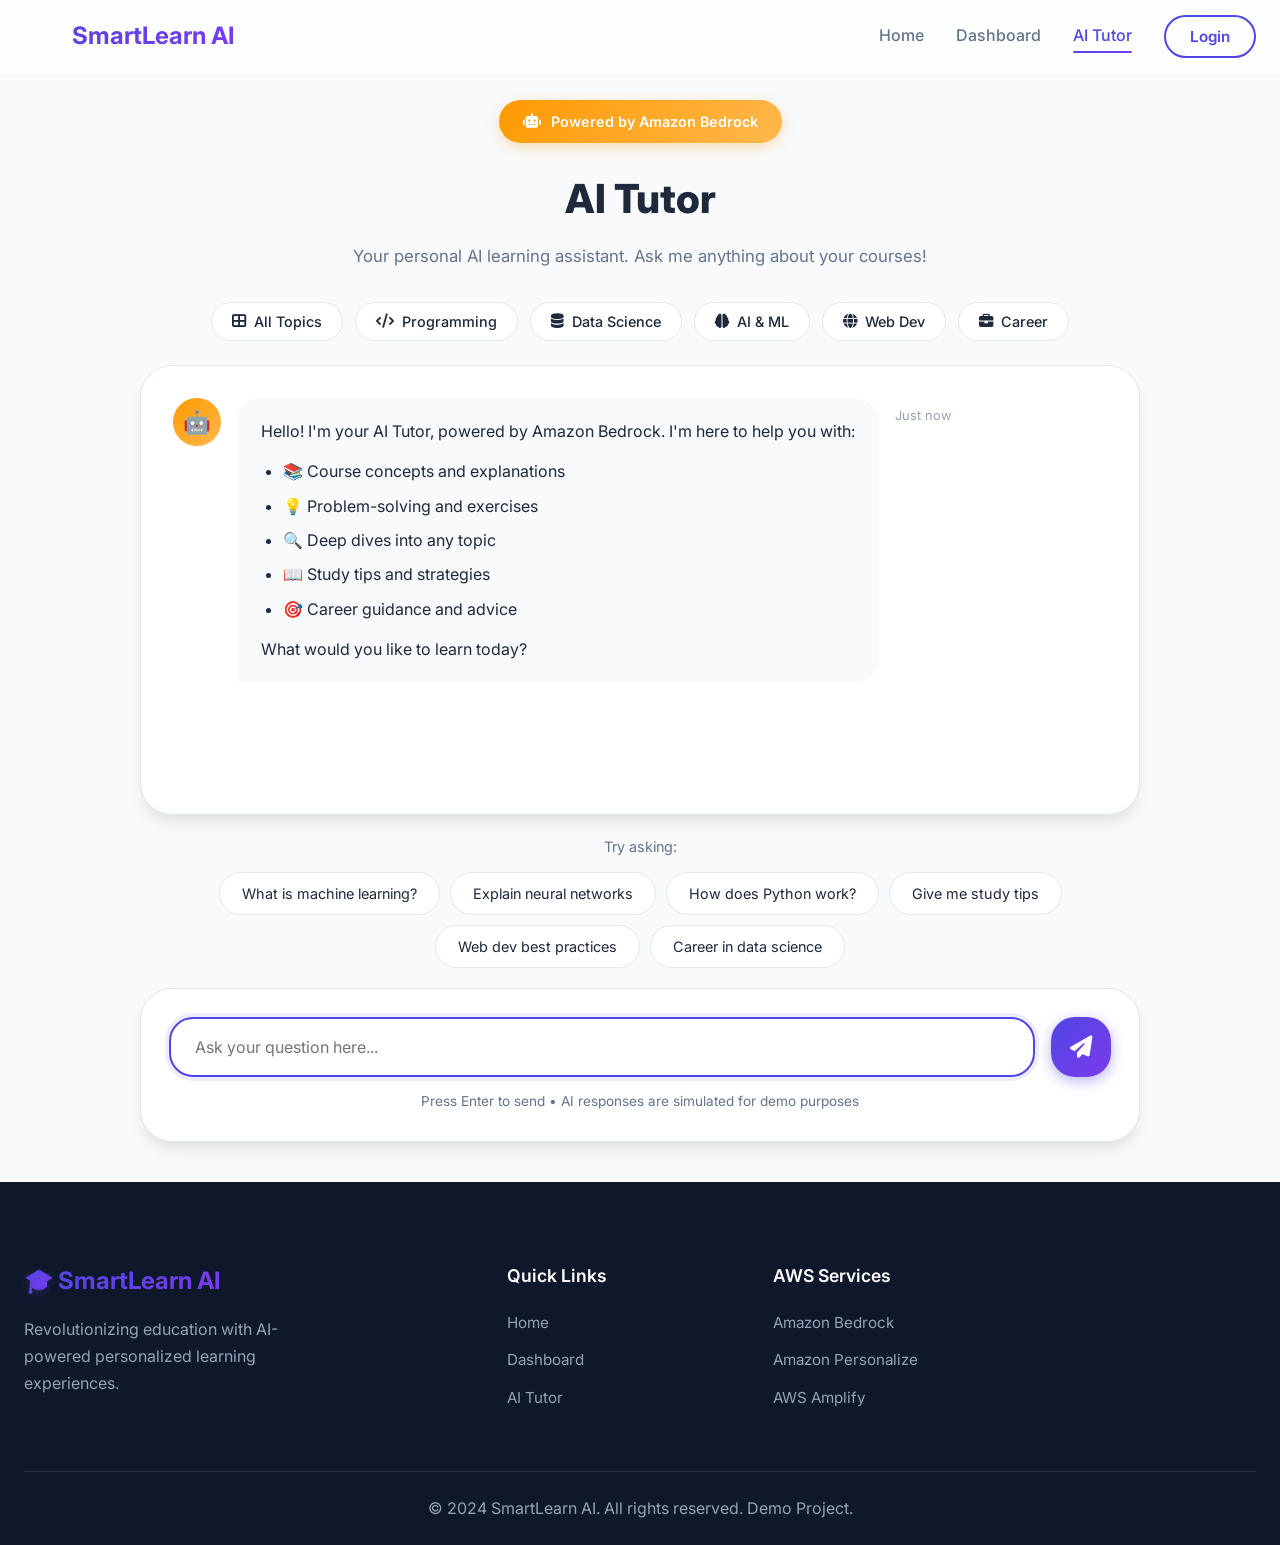
<file: smartlearn-ai/tutor.html>
<!DOCTYPE html>
<html lang="en">
<head>
    <meta charset="UTF-8">
    <meta name="viewport" content="width=device-width, initial-scale=1.0">
    <title>AI Tutor - SmartLearn AI</title>
    <link rel="stylesheet" href="css/style.css">
    <!-- Google Fonts -->
    <link href="https://fonts.googleapis.com/css2?family=Inter:wght@300;400;500;600;700;800&display=swap" rel="stylesheet">
    <!-- Font Awesome -->
    <link rel="stylesheet" href="https://cdnjs.cloudflare.com/ajax/libs/font-awesome/6.4.0/css/all.min.css">
</head>
<body>
    <!-- Navigation -->
    <nav class="navbar">
        <div class="nav-container">
            <div class="nav-logo">
                <span class="logo-icon">🎓</span>
                <span class="logo-text">SmartLearn AI</span>
            </div>
            <ul class="nav-links">
                <li><a href="index.html">Home</a></li>
                <li><a href="dashboard.html" id="nav-dashboard">Dashboard</a></li>
                <li><a href="tutor.html" class="active">AI Tutor</a></li>
                <li id="auth-link"><button class="btn btn-outline" onclick="openAuthModal()">Login</button></li>
                <li id="logout-link"><button class="btn btn-outline" onclick="logout()">Logout</button></li>
            </ul>
            <div class="mobile-menu" onclick="toggleMobileMenu()">
                <span></span>
                <span></span>
                <span></span>
            </div>
        </div>
    </nav>

    <!-- AI Tutor Main Content -->
    <main class="tutor-page">
        <div class="tutor-container">
            <!-- Tutor Header -->
            <div class="tutor-header">
                <div class="tutor-badge">
                    <i class="fas fa-robot"></i>
                    <span>Powered by Amazon Bedrock</span>
                </div>
                <h1>AI Tutor</h1>
                <p>Your personal AI learning assistant. Ask me anything about your courses!</p>
            </div>

            <!-- Topic Categories -->
            <div class="topic-categories">
                <button class="topic-btn" onclick="filterByTopic('all')">
                    <i class="fas fa-th-large"></i> All Topics
                </button>
                <button class="topic-btn" onclick="filterByTopic('programming')">
                    <i class="fas fa-code"></i> Programming
                </button>
                <button class="topic-btn" onclick="filterByTopic('data-science')">
                    <i class="fas fa-database"></i> Data Science
                </button>
                <button class="topic-btn" onclick="filterByTopic('ai-ml')">
                    <i class="fas fa-brain"></i> AI & ML
                </button>
                <button class="topic-btn" onclick="filterByTopic('web-dev')">
                    <i class="fas fa-globe"></i> Web Dev
                </button>
                <button class="topic-btn" onclick="filterByTopic('career')">
                    <i class="fas fa-briefcase"></i> Career
                </button>
            </div>

            <!-- Chat Container -->
            <div class="chat-container" id="chat-container">
                <!-- Welcome Message -->
                <div class="chat-message bot-message">
                    <div class="message-avatar bot-avatar">🤖</div>
                    <div class="message-content">
                        <p>Hello! I'm your AI Tutor, powered by Amazon Bedrock. I'm here to help you with:</p>
                        <ul>
                            <li>📚 Course concepts and explanations</li>
                            <li>💡 Problem-solving and exercises</li>
                            <li>🔍 Deep dives into any topic</li>
                            <li>📖 Study tips and strategies</li>
                            <li>🎯 Career guidance and advice</li>
                        </ul>
                        <p>What would you like to learn today?</p>
                    </div>
                    <div class="message-time">Just now</div>
                </div>
            </div>

            <!-- Typing Indicator -->
            <div class="typing-indicator" id="typing-indicator" style="display: none;">
                <div class="typing-dot"></div>
                <div class="typing-dot"></div>
                <div class="typing-dot"></div>
                <span>AI is thinking...</span>
            </div>

            <!-- Quick Questions -->
            <div class="quick-questions" id="quick-questions">
                <p class="quick-label">Try asking:</p>
                <div class="quick-buttons">
                    <button class="quick-btn" onclick="sendQuickQuestion('What is machine learning?')">What is machine learning?</button>
                    <button class="quick-btn" onclick="sendQuickQuestion('Explain neural networks in simple terms')">Explain neural networks</button>
                    <button class="quick-btn" onclick="sendQuickQuestion('How does Python work?')">How does Python work?</button>
                    <button class="quick-btn" onclick="sendQuickQuestion('Give me study tips for coding')">Give me study tips</button>
                    <button class="quick-btn" onclick="sendQuickQuestion('What are the best practices in web development?')">Web dev best practices</button>
                    <button class="quick-btn" onclick="sendQuickQuestion('How do I start a career in data science?')">Career in data science</button>
                </div>
            </div>

            <!-- Chat Input -->
            <div class="chat-input-container">
                <form class="chat-input-form" onsubmit="sendMessage(event)">
                    <input 
                        type="text" 
                        class="chat-input" 
                        id="chat-input" 
                        placeholder="Ask your question here..."
                        autocomplete="off"
                    >
                    <button type="submit" class="send-button">
                        <span class="send-icon"><i class="fas fa-paper-plane"></i></span>
                    </button>
                </form>
                <p class="input-hint">Press Enter to send • AI responses are simulated for demo purposes</p>
            </div>
        </div>
    </main>

    <!-- Footer -->
    <footer class="footer footer-tutor">
        <div class="container">
            <div class="footer-content">
                <div class="footer-brand">
                    <span class="logo-icon">🎓</span>
                    <span class="logo-text">SmartLearn AI</span>
                    <p>Revolutionizing education with AI-powered personalized learning experiences.</p>
                </div>
                <div class="footer-links">
                    <h4>Quick Links</h4>
                    <ul>
                        <li><a href="index.html">Home</a></li>
                        <li><a href="dashboard.html">Dashboard</a></li>
                        <li><a href="tutor.html">AI Tutor</a></li>
                    </ul>
                </div>
                <div class="footer-links">
                    <h4>AWS Services</h4>
                    <ul>
                        <li><span>Amazon Bedrock</span></li>
                        <li><span>Amazon Personalize</span></li>
                        <li><span>AWS Amplify</span></li>
                    </ul>
                </div>
            </div>
            <div class="footer-bottom">
                <p>&copy; 2024 SmartLearn AI. All rights reserved. Demo Project.</p>
            </div>
        </div>
    </footer>

    <!-- Auth Modal -->
    <div class="modal" id="auth-modal">
        <div class="modal-content">
            <div class="modal-header">
                <h2 id="auth-modal-title">Welcome to SmartLearn AI</h2>
                <button class="modal-close" onclick="closeAuthModal()">&times;</button>
            </div>
            <div class="modal-body">
                <!-- Login Form -->
                <form id="login-form" onsubmit="handleLogin(event)">
                    <div class="form-group">
                        <label for="login-name">Your Name</label>
                        <input type="text" id="login-name" placeholder="Enter your name" required>
                    </div>
                    <div class="form-group">
                        <label for="login-level">Learning Level</label>
                        <select id="login-level" required>
                            <option value="">Select your level</option>
                            <option value="beginner">Beginner</option>
                            <option value="intermediate">Intermediate</option>
                            <option value="advanced">Advanced</option>
                        </select>
                    </div>
                    <button type="submit" class="btn btn-primary btn-block">Start Learning</button>
                    <p class="form-footer">Demo: No real authentication required</p>
                </form>
            </div>
        </div>
    </div>

    <script src="js/main.js"></script>
    <script>
        // Toggle mobile menu
        function toggleMobileMenu() {
            const mobileMenu = document.querySelector('.mobile-menu');
            const navLinks = document.querySelector('.nav-links');
            mobileMenu.classList.toggle('active');
            navLinks.classList.toggle('active');
        }

        // Filter by topic
        function filterByTopic(topic) {
            // Update active button
            document.querySelectorAll('.topic-btn').forEach(btn => {
                btn.classList.remove('active');
            });
            event.target.closest('.topic-btn').classList.add('active');
            
            // Update quick questions based on topic
            const quickQuestions = document.querySelector('.quick-buttons');
            const questions = {
                'all': [
                    'What is machine learning?',
                    'Explain neural networks',
                    'How does Python work?',
                    'Give me study tips'
                ],
                'programming': [
                    'What is Python?',
                    'Explain variables in code',
                    'How do loops work?',
                    'What are functions?'
                ],
                'data-science': [
                    'What is data analysis?',
                    'Explain pandas library',
                    'How to visualize data?',
                    'What is statistics?'
                ],
                'ai-ml': [
                    'What is deep learning?',
                    'Explain AI basics',
                    'How do neural networks learn?',
                    'What is supervised learning?'
                ],
                'web-dev': [
                    'What is HTML?',
                    'Explain CSS basics',
                    'How does JavaScript work?',
                    'What is responsive design?'
                ],
                'career': [
                    'How to become a developer?',
                    'Best programming languages to learn?',
                    'How to prepare for interviews?',
                    'What skills do I need?'
                ]
            };
            
            // Update quick questions
            const selectedQuestions = questions[topic] || questions.all;
            quickQuestions.innerHTML = selectedQuestions.map(q => 
                `<button class="quick-btn" onclick="sendQuickQuestion('${q}')">${q}</button>`
            ).join('');
            
            // Add label back
            const label = document.querySelector('.quick-label');
            if (label) {
                quickQuestions.insertAdjacentHTML('beforebegin', '<p class="quick-label">Try asking:</p>');
            }
        }

        // Check authentication and initialize tutor on page load
        document.addEventListener('DOMContentLoaded', function() {
            checkAuth();
            // Focus on chat input
            document.getElementById('chat-input').focus();
        });
    </script>
</body>
</html>
</file>
<file: smartlearn-ai/css/style.css>
/* ========================================
   SmartLearn AI - Enhanced Stylesheet
   ======================================== */

/* CSS Variables - Modern Color Scheme */
:root {
    --primary-color: #4F46E5;
    --primary-dark: #4338CA;
    --primary-light: #818CF8;
    --secondary-color: #10B981;
    --accent-color: #F59E0B;
    --accent-pink: #EC4899;
    --accent-cyan: #06B6D4;
    --bg-light: #F8FAFC;
    --bg-white: #FFFFFF;
    --bg-dark: #0F172A;
    --text-dark: #1E293B;
    --text-gray: #64748B;
    --text-light: #94A3B8;
    --border-color: #E2E8F0;
    --shadow-sm: 0 1px 2px 0 rgba(0, 0, 0, 0.05);
    --shadow-md: 0 4px 6px -1px rgba(0, 0, 0, 0.1);
    --shadow-lg: 0 10px 15px -3px rgba(0, 0, 0, 0.1);
    --shadow-xl: 0 20px 25px -5px rgba(0, 0, 0, 0.1);
    --shadow-2xl: 0 25px 50px -12px rgba(0, 0, 0, 0.25);
    --gradient-primary: linear-gradient(135deg, #4F46E5 0%, #7C3AED 100%);
    --gradient-hero: linear-gradient(135deg, #667EEA 0%, #764BA2 100%);
    --gradient-card: linear-gradient(145deg, #FFFFFF 0%, #F8FAFC 100%);
    --gradient-warm: linear-gradient(135deg, #F59E0B 0%, #EF4444 100%);
    --gradient-cool: linear-gradient(135deg, #06B6D4 0%, #3B82F6 100%);
    --gradient-sunset: linear-gradient(135deg, #EC4899 0%, #F59E0B 100%);
    --glass-bg: rgba(255, 255, 255, 0.7);
    --glass-border: rgba(255, 255, 255, 0.3);
    --radius-sm: 8px;
    --radius-md: 12px;
    --radius-lg: 16px;
    --radius-xl: 24px;
    --radius-2xl: 32px;
    --radius-full: 9999px;
    --transition: all 0.3s cubic-bezier(0.4, 0, 0.2, 1);
    --transition-fast: all 0.15s ease;
}

/* Reset & Base Styles */
* {
    margin: 0;
    padding: 0;
    box-sizing: border-box;
}

html {
    scroll-behavior: smooth;
}

body {
    font-family: 'Inter', -apple-system, BlinkMacSystemFont, 'Segoe UI', Roboto, sans-serif;
    font-size: 16px;
    line-height: 1.6;
    color: var(--text-dark);
    background-color: var(--bg-light);
    overflow-x: hidden;
    -webkit-font-smoothing: antialiased;
    -moz-osx-font-smoothing: grayscale;
}

a {
    text-decoration: none;
    color: inherit;
}

ul {
    list-style: none;
}

button {
    cursor: pointer;
    border: none;
    outline: none;
    font-family: inherit;
}

input, select, textarea {
    font-family: inherit;
    outline: none;
}

.container {
    max-width: 1280px;
    margin: 0 auto;
    padding: 0 24px;
}

/* ========================================
   Navigation Bar
   ======================================== */
.navbar {
    background: var(--glass-bg);
    backdrop-filter: blur(20px);
    -webkit-backdrop-filter: blur(20px);
    border-bottom: 1px solid var(--glass-border);
    position: fixed;
    top: 0;
    left: 0;
    right: 0;
    z-index: 1000;
    transition: var(--transition);
}

.navbar.scrolled {
    box-shadow: var(--shadow-lg);
    background: rgba(255, 255, 255, 0.95);
}

.nav-container {
    max-width: 1280px;
    margin: 0 auto;
    padding: 0 24px;
    display: flex;
    justify-content: space-between;
    align-items: center;
    height: 72px;
}

.nav-logo {
    display: flex;
    align-items: center;
    gap: 12px;
    font-size: 1.5rem;
    font-weight: 700;
    background: var(--gradient-primary);
    -webkit-background-clip: text;
    -webkit-text-fill-color: transparent;
    background-clip: text;
}

.logo-icon {
    font-size: 1.8rem;
    filter: drop-shadow(0 2px 4px rgba(79, 70, 229, 0.3));
}

.nav-links {
    display: flex;
    align-items: center;
    gap: 32px;
}

.nav-links a {
    font-weight: 500;
    color: var(--text-gray);
    transition: var(--transition);
    position: relative;
    padding: 8px 0;
}

.nav-links a::after {
    content: '';
    position: absolute;
    bottom: 0;
    left: 0;
    width: 0;
    height: 2px;
    background: var(--gradient-primary);
    border-radius: 2px;
    transition: var(--transition);
}

.nav-links a:hover,
.nav-links a.active {
    color: var(--primary-color);
}

.nav-links a:hover::after,
.nav-links a.active::after {
    width: 100%;
}

.mobile-menu {
    display: none;
    flex-direction: column;
    gap: 6px;
    cursor: pointer;
    padding: 8px;
}

.mobile-menu span {
    width: 24px;
    height: 2px;
    background: var(--text-dark);
    border-radius: 2px;
    transition: var(--transition);
}

.mobile-menu.active span:nth-child(1) {
    transform: rotate(45deg) translate(6px, 6px);
}

.mobile-menu.active span:nth-child(2) {
    opacity: 0;
}

.mobile-menu.active span:nth-child(3) {
    transform: rotate(-45deg) translate(6px, -6px);
}

/* Buttons */
.btn {
    display: inline-flex;
    align-items: center;
    justify-content: center;
    padding: 12px 28px;
    font-size: 0.95rem;
    font-weight: 600;
    border-radius: var(--radius-full);
    transition: var(--transition);
    gap: 8px;
    position: relative;
    overflow: hidden;
}

.btn::before {
    content: '';
    position: absolute;
    top: 0;
    left: 0;
    width: 100%;
    height: 100%;
    background: linear-gradient(90deg, transparent, rgba(255,255,255,0.2), transparent);
    transform: translateX(-100%);
    transition: var(--transition);
}

.btn:hover::before {
    transform: translateX(100%);
}

.btn-primary {
    background: var(--gradient-primary);
    color: white;
    box-shadow: 0 4px 14px rgba(79, 70, 229, 0.4);
}

.btn-primary:hover {
    transform: translateY(-2px);
    box-shadow: 0 6px 20px rgba(79, 70, 229, 0.5);
}

.btn-secondary {
    background: var(--bg-white);
    color: var(--primary-color);
    border: 2px solid var(--primary-color);
}

.btn-secondary:hover {
    background: var(--primary-color);
    color: white;
}

.btn-outline {
    background: transparent;
    color: var(--primary-color);
    border: 2px solid var(--primary-color);
    padding: 10px 24px;
}

.btn-outline:hover {
    background: var(--primary-color);
    color: white;
    box-shadow: var(--shadow-md);
}

.btn-ghost {
    background: transparent;
    color: var(--text-gray);
    padding: 8px 16px;
}

.btn-ghost:hover {
    color: var(--primary-color);
    background: rgba(79, 70, 229, 0.1);
}

.btn-block {
    width: 100%;
}

.btn-large {
    padding: 16px 36px;
    font-size: 1.05rem;
}

.btn-sm {
    padding: 8px 16px;
    font-size: 0.85rem;
}

/* ========================================
   Hero Section
   ======================================== */
.hero {
    min-height: 100vh;
    display: flex;
    align-items: center;
    background: var(--gradient-hero);
    padding: 120px 24px 80px;
    position: relative;
    overflow: hidden;
}

.hero::before {
    content: '';
    position: absolute;
    top: -50%;
    left: -50%;
    width: 200%;
    height: 200%;
    background: 
        radial-gradient(circle at 20% 80%, rgba(79, 70, 229, 0.15) 0%, transparent 50%),
        radial-gradient(circle at 80% 20%, rgba(236, 72, 153, 0.1) 0%, transparent 50%),
        radial-gradient(circle at 40% 40%, rgba(6, 182, 212, 0.1) 0%, transparent 40%);
    animation: heroGlow 20s ease-in-out infinite;
}

@keyframes heroGlow {
    0%, 100% {
        transform: translate(0, 0) rotate(0deg);
    }
    33% {
        transform: translate(2%, 2%) rotate(1deg);
    }
    66% {
        transform: translate(-1%, 1%) rotate(-1deg);
    }
}

.hero-content {
    max-width: 680px;
    color: white;
    z-index: 1;
    position: relative;
}

.hero-badge {
    display: inline-flex;
    align-items: center;
    gap: 8px;
    background: rgba(255, 255, 255, 0.15);
    backdrop-filter: blur(10px);
    padding: 8px 20px;
    border-radius: var(--radius-full);
    font-size: 0.9rem;
    margin-bottom: 24px;
    border: 1px solid rgba(255, 255, 255, 0.2);
    animation: fadeInDown 0.6s ease-out;
}

@keyframes fadeInDown {
    from {
        opacity: 0;
        transform: translateY(-20px);
    }
    to {
        opacity: 1;
        transform: translateY(0);
    }
}

.hero h1 {
    font-size: 4rem;
    font-weight: 800;
    margin-bottom: 16px;
    line-height: 1.1;
    animation: fadeInUp 0.6s ease-out 0.1s both;
}

@keyframes fadeInUp {
    from {
        opacity: 0;
        transform: translateY(30px);
    }
    to {
        opacity: 1;
        transform: translateY(0);
    }
}

.hero h2 {
    font-size: 1.5rem;
    font-weight: 500;
    margin-bottom: 24px;
    opacity: 0.95;
    animation: fadeInUp 0.6s ease-out 0.2s both;
}

.hero p {
    font-size: 1.15rem;
    margin-bottom: 36px;
    opacity: 0.9;
    line-height: 1.8;
    animation: fadeInUp 0.6s ease-out 0.3s both;
}

.hero-buttons {
    display: flex;
    gap: 16px;
    margin-bottom: 48px;
    animation: fadeInUp 0.6s ease-out 0.4s both;
}

.hero-stats {
    display: flex;
    gap: 48px;
    animation: fadeInUp 0.6s ease-out 0.5s both;
}

.stat-item {
    text-align: center;
}

.stat-number {
    display: block;
    font-size: 2.2rem;
    font-weight: 800;
    margin-bottom: 4px;
}

.stat-label {
    font-size: 0.9rem;
    opacity: 0.8;
}

.hero-visual {
    position: absolute;
    right: 5%;
    top: 50%;
    transform: translateY(-50%);
    z-index: 1;
    width: 500px;
    height: 500px;
    animation: float 6s ease-in-out infinite;
}

@keyframes float {
    0%, 100% {
        transform: translateY(-50%) translateX(0);
    }
    50% {
        transform: translateY(-55%) translateX(10px);
    }
}

.floating-card {
    position: absolute;
    background: var(--glass-bg);
    backdrop-filter: blur(20px);
    padding: 24px 32px;
    border-radius: var(--radius-xl);
    display: flex;
    align-items: center;
    gap: 16px;
    box-shadow: var(--shadow-2xl);
    font-weight: 600;
    color: var(--text-dark);
    border: 1px solid var(--glass-border);
    transition: var(--transition);
}

.floating-card:hover {
    transform: scale(1.05);
    box-shadow: var(--shadow-2xl);
}

.card-1 {
    top: 10%;
    left: 0;
    animation-delay: 0s;
}

.card-2 {
    top: 40%;
    right: 0;
    animation-delay: 1s;
}

.card-3 {
    bottom: 15%;
    left: 20%;
    animation-delay: 2s;
}

.card-4 {
    bottom: 35%;
    right: 10%;
    animation-delay: 1.5s;
}

.card-icon {
    font-size: 1.8rem;
}

/* ========================================
   Features Section
   ======================================== */
.features {
    padding: 100px 0;
    background: var(--bg-white);
    position: relative;
}

.features::before {
    content: '';
    position: absolute;
    top: 0;
    left: 0;
    right: 0;
    height: 200px;
    background: linear-gradient(180deg, var(--bg-light) 0%, transparent 100%);
    pointer-events: none;
}

.section-title {
    text-align: center;
    font-size: 2.75rem;
    font-weight: 800;
    margin-bottom: 16px;
    color: var(--text-dark);
}

.section-subtitle {
    text-align: center;
    font-size: 1.15rem;
    color: var(--text-gray);
    margin-bottom: 60px;
    max-width: 600px;
    margin-left: auto;
    margin-right: auto;
}

.features-grid {
    display: grid;
    grid-template-columns: repeat(auto-fit, minmax(300px, 1fr));
    gap: 28px;
    margin-top: 40px;
}

.feature-card {
    background: var(--bg-white);
    padding: 40px 32px;
    border-radius: var(--radius-2xl);
    box-shadow: var(--shadow-lg);
    transition: var(--transition);
    border: 1px solid var(--border-color);
    position: relative;
    overflow: hidden;
}

.feature-card::before {
    content: '';
    position: absolute;
    top: 0;
    left: 0;
    right: 0;
    height: 4px;
    background: var(--gradient-primary);
    transform: scaleX(0);
    transform-origin: left;
    transition: var(--transition);
}

.feature-card:hover {
    transform: translateY(-8px);
    box-shadow: var(--shadow-2xl);
}

.feature-card:hover::before {
    transform: scaleX(1);
}

.feature-icon {
    font-size: 3.5rem;
    margin-bottom: 24px;
    display: inline-block;
    animation: iconFloat 3s ease-in-out infinite;
}

@keyframes iconFloat {
    0%, 100% {
        transform: translateY(0);
    }
    50% {
        transform: translateY(-5px);
    }
}

.feature-card h3 {
    font-size: 1.35rem;
    font-weight: 700;
    margin-bottom: 16px;
    color: var(--text-dark);
}

.feature-card p {
    color: var(--text-gray);
    line-height: 1.75;
    margin-bottom: 20px;
}

.aws-tag {
    display: inline-flex;
    align-items: center;
    gap: 6px;
    background: linear-gradient(135deg, #FF9900 0%, #FFB84D 100%);
    color: white;
    padding: 6px 16px;
    border-radius: var(--radius-full);
    font-size: 0.8rem;
    font-weight: 600;
}

/* ========================================
   How It Works Section
   ======================================== */
.how-it-works {
    padding: 100px 0;
    background: var(--bg-dark);
    position: relative;
    overflow: hidden;
}

.how-it-works::before {
    content: '';
    position: absolute;
    top: 0;
    left: 0;
    right: 0;
    bottom: 0;
    background: 
        radial-gradient(circle at 10% 90%, rgba(79, 70, 229, 0.2) 0%, transparent 40%),
        radial-gradient(circle at 90% 10%, rgba(236, 72, 153, 0.15) 0%, transparent 40%);
}

.how-it-works .section-title,
.how-it-works .section-subtitle {
    color: white;
}

.how-it-works .section-subtitle {
    opacity: 0.8;
}

.steps-container {
    display: flex;
    justify-content: center;
    align-items: flex-start;
    gap: 20px;
    flex-wrap: wrap;
    margin-top: 60px;
    position: relative;
    z-index: 1;
}

.step {
    text-align: center;
    max-width: 220px;
    position: relative;
}

.step-number {
    width: 70px;
    height: 70px;
    background: var(--gradient-primary);
    color: white;
    border-radius: 50%;
    display: flex;
    align-items: center;
    justify-content: center;
    font-size: 1.6rem;
    font-weight: 800;
    margin: 0 auto 24px;
    box-shadow: 0 8px 30px rgba(79, 70, 229, 0.4);
    position: relative;
}

.step-number::after {
    content: '';
    position: absolute;
    inset: -8px;
    border-radius: 50%;
    border: 2px solid rgba(79, 70, 229, 0.3);
    animation: pulse 2s ease-in-out infinite;
}

@keyframes pulse {
    0%, 100% {
        transform: scale(1);
        opacity: 1;
    }
    50% {
        transform: scale(1.1);
        opacity: 0;
    }
}

.step h3 {
    font-size: 1.25rem;
    margin-bottom: 12px;
    color: white;
    font-weight: 700;
}

.step p {
    color: var(--text-light);
    font-size: 0.95rem;
}

.step-connector {
    width: 80px;
    height: 2px;
    background: linear-gradient(90deg, var(--primary-color), var(--accent-pink));
    margin-top: 35px;
    opacity: 0.5;
    position: relative;
}

.step-connector::after {
    content: '';
    position: absolute;
    top: 50%;
    right: 0;
    width: 8px;
    height: 8px;
    background: var(--accent-pink);
    border-radius: 50%;
    transform: translateY(-50%);
    animation: moveDot 2s ease-in-out infinite;
}

@keyframes moveDot {
    0%, 100% {
        left: 0;
    }
    50% {
        left: calc(100% - 8px);
    }
}

/* ========================================
   Testimonials Section
   ======================================== */
.testimonials {
    padding: 100px 0;
    background: var(--bg-light);
}

.testimonials-grid {
    display: grid;
    grid-template-columns: repeat(auto-fit, minmax(320px, 1fr));
    gap: 28px;
    margin-top: 40px;
}

.testimonial-card {
    background: var(--bg-white);
    padding: 36px;
    border-radius: var(--radius-2xl);
    box-shadow: var(--shadow-md);
    transition: var(--transition);
    border: 1px solid var(--border-color);
}

.testimonial-card:hover {
    transform: translateY(-6px);
    box-shadow: var(--shadow-xl);
}

.testimonial-header {
    display: flex;
    align-items: center;
    gap: 16px;
    margin-bottom: 20px;
}

.testimonial-avatar {
    width: 56px;
    height: 56px;
    border-radius: 50%;
    display: flex;
    align-items: center;
    justify-content: center;
    font-size: 1.5rem;
    font-weight: 700;
    color: white;
}

.testimonial-avatar.blue { background: var(--gradient-cool); }
.testimonial-avatar.purple { background: var(--gradient-primary); }
.testimonial-avatar.warm { background: var(--gradient-warm); }

.testimonial-info h4 {
    font-size: 1.1rem;
    font-weight: 700;
    color: var(--text-dark);
    margin-bottom: 4px;
}

.testimonial-info span {
    font-size: 0.9rem;
    color: var(--text-gray);
}

.testimonial-rating {
    color: var(--accent-color);
    font-size: 1.1rem;
    margin-bottom: 16px;
}

.testimonial-text {
    color: var(--text-gray);
    line-height: 1.7;
    font-style: italic;
}

/* ========================================
   Pricing Section
   ======================================== */
.pricing {
    padding: 100px 0;
    background: var(--bg-white);
}

.pricing-grid {
    display: grid;
    grid-template-columns: repeat(auto-fit, minmax(300px, 1fr));
    gap: 28px;
    margin-top: 40px;
    max-width: 1000px;
    margin-left: auto;
    margin-right: auto;
}

.pricing-card {
    background: var(--bg-white);
    padding: 40px 32px;
    border-radius: var(--radius-2xl);
    box-shadow: var(--shadow-lg);
    transition: var(--transition);
    border: 2px solid var(--border-color);
    position: relative;
    text-align: center;
}

.pricing-card.featured {
    border-color: var(--primary-color);
    transform: scale(1.05);
    box-shadow: var(--shadow-xl);
}

.pricing-card.featured::before {
    content: 'Most Popular';
    position: absolute;
    top: -12px;
    left: 50%;
    transform: translateX(-50%);
    background: var(--gradient-primary);
    color: white;
    padding: 6px 20px;
    border-radius: var(--radius-full);
    font-size: 0.8rem;
    font-weight: 600;
}

.pricing-icon {
    font-size: 3rem;
    margin-bottom: 20px;
}

.pricing-card h3 {
    font-size: 1.4rem;
    font-weight: 700;
    margin-bottom: 8px;
    color: var(--text-dark);
}

.pricing-price {
    font-size: 3rem;
    font-weight: 800;
    color: var(--primary-color);
    margin-bottom: 8px;
}

.pricing-price span {
    font-size: 1rem;
    font-weight: 500;
    color: var(--text-gray);
}

.pricing-desc {
    color: var(--text-gray);
    margin-bottom: 24px;
    font-size: 0.95rem;
}

.pricing-features {
    text-align: left;
    margin-bottom: 32px;
}

.pricing-features li {
    display: flex;
    align-items: center;
    gap: 12px;
    padding: 10px 0;
    color: var(--text-gray);
    border-bottom: 1px solid var(--border-color);
}

.pricing-features li:last-child {
    border-bottom: none;
}

.pricing-features .check {
    color: var(--secondary-color);
    font-weight: 700;
}

/* ========================================
   FAQ Section
   ======================================== */
.faq {
    padding: 100px 0;
    background: var(--bg-light);
}

.faq-container {
    max-width: 800px;
    margin: 40px auto 0;
}

.faq-item {
    background: var(--bg-white);
    border-radius: var(--radius-xl);
    margin-bottom: 16px;
    box-shadow: var(--shadow-sm);
    border: 1px solid var(--border-color);
    overflow: hidden;
}

.faq-question {
    width: 100%;
    padding: 24px;
    display: flex;
    justify-content: space-between;
    align-items: center;
    background: none;
    font-size: 1.05rem;
    font-weight: 600;
    color: var(--text-dark);
    text-align: left;
    cursor: pointer;
    transition: var(--transition);
}

.faq-question:hover {
    color: var(--primary-color);
}

.faq-icon {
    font-size: 1.5rem;
    transition: var(--transition);
    color: var(--primary-color);
}

.faq-item.active .faq-icon {
    transform: rotate(45deg);
}

.faq-answer {
    max-height: 0;
    overflow: hidden;
    transition: max-height 0.3s ease;
    padding: 0 24px;
}

.faq-item.active .faq-answer {
    max-height: 200px;
    padding: 0 24px 24px;
}

.faq-answer p {
    color: var(--text-gray);
    line-height: 1.7;
}

/* ========================================
   Newsletter Section
   ======================================== */
.newsletter {
    padding: 80px 0;
    background: var(--gradient-hero);
    position: relative;
    overflow: hidden;
}

.newsletter::before {
    content: '';
    position: absolute;
    top: 0;
    left: 0;
    right: 0;
    bottom: 0;
    background: url('data:image/svg+xml,<svg xmlns="http://www.w3.org/2000/svg" viewBox="0 0 100 100"><circle cx="50" cy="50" r="1" fill="rgba(255,255,255,0.1)"/></svg>') repeat;
    background-size: 30px 30px;
}

.newsletter-content {
    text-align: center;
    color: white;
    position: relative;
    z-index: 1;
}

.newsletter h2 {
    font-size: 2.2rem;
    font-weight: 800;
    margin-bottom: 12px;
}

.newsletter p {
    opacity: 0.9;
    margin-bottom: 32px;
    font-size: 1.1rem;
}

.newsletter-form {
    display: flex;
    gap: 12px;
    max-width: 500px;
    margin: 0 auto;
}

.newsletter-form input {
    flex: 1;
    padding: 16px 24px;
    border: none;
    border-radius: var(--radius-full);
    font-size: 1rem;
    background: rgba(255, 255, 255, 0.9);
    color: var(--text-dark);
}

.newsletter-form input::placeholder {
    color: var(--text-gray);
}

.newsletter-form .btn {
    white-space: nowrap;
}

/* ========================================
   Footer
   ======================================== */
.footer {
    background: var(--bg-dark);
    color: white;
    padding: 80px 0 24px;
}

.footer-content {
    display: grid;
    grid-template-columns: 2fr 1fr 1fr 1fr;
    gap: 48px;
    margin-bottom: 48px;
}

.footer-brand .logo-icon,
.footer-brand .logo-text {
    font-size: 1.5rem;
    font-weight: 700;
    background: var(--gradient-primary);
    -webkit-background-clip: text;
    -webkit-text-fill-color: transparent;
    background-clip: text;
}

.footer-brand p {
    margin-top: 16px;
    color: var(--text-light);
    max-width: 300px;
    line-height: 1.7;
}

.footer-social {
    display: flex;
    gap: 12px;
    margin-top: 24px;
}

.footer-social a {
    width: 40px;
    height: 40px;
    background: rgba(255, 255, 255, 0.1);
    border-radius: 50%;
    display: flex;
    align-items: center;
    justify-content: center;
    transition: var(--transition);
}

.footer-social a:hover {
    background: var(--primary-color);
    transform: translateY(-3px);
}

.footer-links h4 {
    font-size: 1.1rem;
    margin-bottom: 20px;
    color: white;
    font-weight: 600;
}

.footer-links ul li {
    margin-bottom: 12px;
}

.footer-links a,
.footer-links span {
    color: var(--text-light);
    transition: var(--transition);
    font-size: 0.95rem;
}

.footer-links a:hover {
    color: var(--primary-light);
}

.footer-bottom {
    text-align: center;
    padding-top: 24px;
    border-top: 1px solid rgba(255, 255, 255, 0.1);
    color: var(--text-light);
}

/* ========================================
   Modal
   ======================================== */
.modal {
    display: none;
    position: fixed;
    top: 0;
    left: 0;
    right: 0;
    bottom: 0;
    background: rgba(15, 23, 42, 0.7);
    backdrop-filter: blur(8px);
    z-index: 2000;
    align-items: center;
    justify-content: center;
    animation: fadeIn 0.3s ease;
}

.modal.active {
    display: flex;
}

@keyframes fadeIn {
    from { opacity: 0; }
    to { opacity: 1; }
}

.modal-content {
    background: var(--bg-white);
    border-radius: var(--radius-2xl);
    max-width: 480px;
    width: 90%;
    box-shadow: var(--shadow-2xl);
    animation: modalSlideUp 0.3s ease;
    overflow: hidden;
}

@keyframes modalSlideUp {
    from {
        transform: translateY(40px);
        opacity: 0;
    }
    to {
        transform: translateY(0);
        opacity: 1;
    }
}

.modal-header {
    display: flex;
    justify-content: space-between;
    align-items: center;
    padding: 28px 32px;
    border-bottom: 1px solid var(--border-color);
    background: linear-gradient(135deg, rgba(79, 70, 229, 0.05) 0%, rgba(124, 58, 237, 0.05) 100%);
}

.modal-header h2 {
    font-size: 1.5rem;
    font-weight: 700;
    background: var(--gradient-primary);
    -webkit-background-clip: text;
    -webkit-text-fill-color: transparent;
    background-clip: text;
}

.modal-close {
    width: 36px;
    height: 36px;
    background: var(--bg-light);
    border-radius: 50%;
    display: flex;
    align-items: center;
    justify-content: center;
    font-size: 1.4rem;
    color: var(--text-gray);
    transition: var(--transition);
}

.modal-close:hover {
    background: var(--border-color);
    color: var(--text-dark);
}

.modal-body {
    padding: 32px;
}

/* Form Styles */
.form-group {
    margin-bottom: 20px;
}

.form-group label {
    display: block;
    margin-bottom: 8px;
    font-weight: 600;
    color: var(--text-dark);
}

.form-group input,
.form-group select {
    width: 100%;
    padding: 14px 18px;
    border: 2px solid var(--border-color);
    border-radius: var(--radius-md);
    font-size: 1rem;
    transition: var(--transition);
    background: var(--bg-white);
}

.form-group input:focus,
.form-group select:focus {
    border-color: var(--primary-color);
    box-shadow: 0 0 0 4px rgba(79, 70, 229, 0.1);
}

.form-footer {
    text-align: center;
    margin-top: 20px;
    font-size: 0.9rem;
    color: var(--text-gray);
}

/* ========================================
   Dashboard Page Styles
   ======================================== */
.dashboard {
    padding: 110px 0 60px;
    min-height: 100vh;
    background: var(--bg-light);
    position: relative;
}

.dashboard::before {
    content: '';
    position: fixed;
    top: 0;
    left: 0;
    right: 0;
    height: 400px;
    background: linear-gradient(135deg, rgba(79, 70, 229, 0.08) 0%, rgba(124, 58, 237, 0.05) 100%);
    pointer-events: none;
    z-index: 0;
}

.dashboard > .container {
    position: relative;
    z-index: 1;
}

.welcome-section {
    display: flex;
    justify-content: space-between;
    align-items: center;
    margin-bottom: 36px;
    flex-wrap: wrap;
    gap: 20px;
}

.welcome-text h1 {
    font-size: 2.2rem;
    margin-bottom: 8px;
    color: var(--text-dark);
    font-weight: 800;
}

.welcome-text p {
    color: var(--text-gray);
    font-size: 1.05rem;
}

.user-level-badge {
    background: var(--gradient-primary);
    color: white;
    padding: 14px 28px;
    border-radius: var(--radius-full);
    display: flex;
    align-items: center;
    gap: 12px;
    box-shadow: 0 4px 14px rgba(79, 70, 229, 0.4);
}

.level-label {
    opacity: 0.9;
    font-size: 0.9rem;
}

.level-value {
    font-weight: 700;
    text-transform: capitalize;
}

/* Stats Grid */
.stats-grid {
    display: grid;
    grid-template-columns: repeat(auto-fit, minmax(240px, 1fr));
    gap: 20px;
    margin-bottom: 36px;
}

.stat-card {
    background: var(--bg-white);
    padding: 28px;
    border-radius: var(--radius-xl);
    box-shadow: var(--shadow-md);
    display: flex;
    align-items: center;
    gap: 20px;
    transition: var(--transition);
    border: 1px solid var(--border-color);
}

.stat-card:hover {
    transform: translateY(-4px);
    box-shadow: var(--shadow-lg);
    border-color: var(--primary-light);
}

.stat-card .stat-icon {
    width: 60px;
    height: 60px;
    border-radius: var(--radius-lg);
    display: flex;
    align-items: center;
    justify-content: center;
    font-size: 1.8rem;
    background: linear-gradient(135deg, rgba(79, 70, 229, 0.1) 0%, rgba(124, 58, 237, 0.1) 100%);
}

.stat-card .stat-info {
    display: flex;
    flex-direction: column;
}

.stat-card .stat-value {
    font-size: 1.8rem;
    font-weight: 800;
    color: var(--text-dark);
}

.stat-card .stat-label {
    color: var(--text-gray);
    font-size: 0.9rem;
}

/* Level Selector */
.level-selector {
    background: var(--bg-white);
    padding: 32px;
    border-radius: var(--radius-2xl);
    margin-bottom: 36px;
    box-shadow: var(--shadow-md);
    border: 1px solid var(--border-color);
}

.level-selector h3 {
    margin-bottom: 24px;
    color: var(--text-dark);
    font-size: 1.2rem;
    font-weight: 700;
}

.level-buttons {
    display: flex;
    gap: 16px;
    flex-wrap: wrap;
}

.level-btn {
    flex: 1;
    min-width: 160px;
    padding: 24px;
    background: var(--bg-light);
    border: 2px solid var(--border-color);
    border-radius: var(--radius-xl);
    display: flex;
    flex-direction: column;
    align-items: center;
    gap: 12px;
    transition: var(--transition);
}

.level-btn:hover {
    border-color: var(--primary-color);
    background: rgba(79, 70, 229, 0.05);
    transform: translateY(-2px);
}

.level-btn.active {
    border-color: var(--primary-color);
    background: rgba(79, 70, 229, 0.1);
    box-shadow: 0 4px 14px rgba(79, 70, 229, 0.2);
}

.level-icon {
    font-size: 2.2rem;
}

/* Goals Section */
.goals-section {
    margin-bottom: 36px;
}

.goals-section h2 {
    font-size: 1.5rem;
    margin-bottom: 20px;
    color: var(--text-dark);
    font-weight: 700;
}

.goals-grid {
    display: grid;
    grid-template-columns: repeat(auto-fit, minmax(280px, 1fr));
    gap: 20px;
}

.goal-card {
    background: var(--bg-white);
    padding: 28px;
    border-radius: var(--radius-xl);
    box-shadow: var(--shadow-sm);
    border: 1px solid var(--border-color);
    display: flex;
    align-items: center;
    gap: 20px;
    transition: var(--transition);
}

.goal-card:hover {
    box-shadow: var(--shadow-md);
    transform: translateY(-2px);
}

.goal-icon {
    width: 50px;
    height: 50px;
    border-radius: var(--radius-md);
    display: flex;
    align-items: center;
    justify-content: center;
    font-size: 1.5rem;
}

.goal-icon.pink { background: rgba(236, 72, 153, 0.15); }
.goal-icon.cyan { background: rgba(6, 182, 212, 0.15); }
.goal-icon.amber { background: rgba(245, 158, 11, 0.15); }
.goal-icon.green { background: rgba(16, 185, 129, 0.15); }

.goal-info h4 {
    font-size: 1.05rem;
    font-weight: 600;
    color: var(--text-dark);
    margin-bottom: 4px;
}

.goal-info p {
    font-size: 0.9rem;
    color: var(--text-gray);
}

.goal-progress {
    margin-left: auto;
    text-align: right;
}

.goal-progress .percentage {
    font-size: 1.4rem;
    font-weight: 800;
    color: var(--primary-color);
}

/* Achievements Section */
.achievements-section {
    margin-bottom: 36px;
}

.achievements-section h2 {
    font-size: 1.5rem;
    margin-bottom: 20px;
    color: var(--text-dark);
    font-weight: 700;
}

.achievements-grid {
    display: flex;
    gap: 16px;
    flex-wrap: wrap;
}

.achievement-badge {
    background: var(--bg-white);
    padding: 20px 28px;
    border-radius: var(--radius-xl);
    box-shadow: var(--shadow-sm);
    border: 1px solid var(--border-color);
    display: flex;
    align-items: center;
    gap: 14px;
    transition: var(--transition);
    cursor: pointer;
}

.achievement-badge:hover {
    transform: translateY(-3px);
    box-shadow: var(--shadow-md);
    border-color: var(--accent-color);
}

.achievement-badge.locked {
    opacity: 0.6;
    filter: grayscale(1);
}

.achievement-icon {
    font-size: 1.8rem;
}

.achievement-info h4 {
    font-size: 0.95rem;
    font-weight: 600;
    color: var(--text-dark);
}

.achievement-info p {
    font-size: 0.8rem;
    color: var(--text-gray);
}

/* Courses Section */
.courses-section {
    margin-bottom: 36px;
}

.section-header {
    margin-bottom: 28px;
}

.section-header h2 {
    font-size: 1.5rem;
    color: var(--text-dark);
    margin-bottom: 8px;
    font-weight: 700;
}

.section-header p {
    color: var(--text-gray);
}

.courses-grid {
    display: grid;
    grid-template-columns: repeat(auto-fit, minmax(320px, 1fr));
    gap: 24px;
}

.course-card {
    background: var(--bg-white);
    border-radius: var(--radius-2xl);
    overflow: hidden;
    box-shadow: var(--shadow-md);
    transition: var(--transition);
    border: 1px solid var(--border-color);
}

.course-card:hover {
    transform: translateY(-8px);
    box-shadow: var(--shadow-xl);
}

.course-image {
    height: 180px;
    display: flex;
    align-items: center;
    justify-content: center;
    font-size: 4rem;
    position: relative;
    overflow: hidden;
}

.course-image::before {
    content: '';
    position: absolute;
    inset: 0;
    background: var(--gradient-primary);
    opacity: 0.9;
}

.course-image span {
    position: relative;
    z-index: 1;
}

.course-content {
    padding: 28px;
}

.course-level {
    display: inline-block;
    background: rgba(79, 70, 229, 0.1);
    color: var(--primary-color);
    padding: 5px 14px;
    border-radius: var(--radius-full);
    font-size: 0.8rem;
    font-weight: 600;
    margin-bottom: 14px;
    text-transform: capitalize;
}

.course-content h3 {
    font-size: 1.25rem;
    margin-bottom: 10px;
    color: var(--text-dark);
    font-weight: 700;
}

.course-content p {
    color: var(--text-gray);
    margin-bottom: 20px;
    font-size: 0.95rem;
    line-height: 1.6;
}

.course-meta {
    display: flex;
    justify-content: space-between;
    align-items: center;
    padding-top: 16px;
    border-top: 1px solid var(--border-color);
}

.course-duration {
    color: var(--text-gray);
    font-size: 0.9rem;
    display: flex;
    align-items: center;
    gap: 6px;
}

.course-rating {
    color: var(--accent-color);
    font-weight: 600;
    display: flex;
    align-items: center;
    gap: 4px;
}

/* Continue Learning Section */
.continue-section {
    margin-bottom: 36px;
}

.continue-section h2 {
    font-size: 1.5rem;
    margin-bottom: 24px;
    color: var(--text-dark);
    font-weight: 700;
}

.course-progress-card {
    background: var(--bg-white);
    padding: 32px;
    border-radius: var(--radius-2xl);
    box-shadow: var(--shadow-md);
    display: flex;
    align-items: center;
    gap: 32px;
    flex-wrap: wrap;
    border: 1px solid var(--border-color);
}

.course-progress-card .course-info {
    flex: 1;
    min-width: 250px;
}

.course-progress-card h3 {
    font-size: 1.35rem;
    color: var(--text-dark);
    margin-bottom: 6px;
    font-weight: 700;
}

.course-progress-card .course-info p {
    color: var(--text-gray);
}

.progress-container {
    flex: 1;
    min-width: 200px;
}

.progress-label {
    display: flex;
    justify-content: space-between;
    margin-bottom: 12px;
    font-size: 0.9rem;
    color: var(--text-gray);
}

.progress-label span:last-child {
    font-weight: 700;
    color: var(--primary-color);
}

.progress-bar {
    height: 12px;
    background: var(--border-color);
    border-radius: var(--radius-full);
    overflow: hidden;
}

.progress-fill {
    height: 100%;
    background: var(--gradient-primary);
    border-radius: var(--radius-full);
    transition: width 0.6s ease;
    position: relative;
}

.progress-fill::after {
    content: '';
    position: absolute;
    top: 0;
    left: 0;
    right: 0;
    bottom: 0;
    background: linear-gradient(90deg, transparent, rgba(255,255,255,0.3), transparent);
    animation: shimmer 2s infinite;
}

@keyframes shimmer {
    0% { transform: translateX(-100%); }
    100% { transform: translateX(100%); }
}

/* Activity Section */
.activity-section {
    margin-bottom: 36px;
}

.activity-section h2 {
    font-size: 1.5rem;
    margin-bottom: 20px;
    color: var(--text-dark);
    font-weight: 700;
}

.activity-feed {
    background: var(--bg-white);
    border-radius: var(--radius-2xl);
    padding: 24px;
    box-shadow: var(--shadow-sm);
    border: 1px solid var(--border-color);
}

.activity-item {
    display: flex;
    align-items: flex-start;
    gap: 16px;
    padding: 16px 0;
    border-bottom: 1px solid var(--border-color);
}

.activity-item:last-child {
    border-bottom: none;
    padding-bottom: 0;
}

.activity-item:first-child {
    padding-top: 0;
}

.activity-icon {
    width: 40px;
    height: 40px;
    border-radius: 50%;
    display: flex;
    align-items: center;
    justify-content: center;
    font-size: 1.1rem;
    flex-shrink: 0;
}

.activity-icon.completed { background: rgba(16, 185, 129, 0.15); }
.activity-icon.started { background: rgba(79, 70, 229, 0.15); }
.activity-icon.achieved { background: rgba(245, 158, 11, 0.15); }

.activity-content h4 {
    font-size: 0.95rem;
    font-weight: 600;
    color: var(--text-dark);
    margin-bottom: 2px;
}

.activity-content p {
    font-size: 0.85rem;
    color: var(--text-gray);
}

/* AI Tutor CTA */
.ai-tutor-cta {
    background: var(--gradient-hero);
    padding: 56px;
    border-radius: var(--radius-2xl);
    margin-bottom: 36px;
    position: relative;
    overflow: hidden;
}

.ai-tutor-cta::before {
    content: '';
    position: absolute;
    top: -50%;
    left: -50%;
    width: 200%;
    height: 200%;
    background: radial-gradient(circle, rgba(255,255,255,0.1) 0%, transparent 60%);
    animation: rotateBg 15s linear infinite;
}

@keyframes rotateBg {
    from { transform: rotate(0deg); }
    to { transform: rotate(360deg); }
}

.cta-content {
    display: flex;
    align-items: center;
    justify-content: space-between;
    gap: 32px;
    flex-wrap: wrap;
    position: relative;
    z-index: 1;
}

.cta-icon {
    font-size: 4.5rem;
    animation: bounce 2s ease-in-out infinite;
}

@keyframes bounce {
    0%, 100% { transform: translateY(0); }
    50% { transform: translateY(-10px); }
}

.cta-text {
    flex: 1;
    min-width: 300px;
}

.cta-text h2 {
    font-size: 1.8rem;
    color: white;
    margin-bottom: 10px;
    font-weight: 800;
}

.cta-text p {
    color: rgba(255, 255, 255, 0.9);
    font-size: 1.05rem;
}

/* ========================================
   Tutor Page Styles
   ======================================== */
.tutor-page {
    min-height: 100vh;
    background: var(--bg-light);
    padding: 100px 24px 40px;
    display: flex;
    flex-direction: column;
}

.tutor-container {
    max-width: 1000px;
    margin: 0 auto;
    width: 100%;
    flex: 1;
    display: flex;
    flex-direction: column;
}

.tutor-header {
    text-align: center;
    margin-bottom: 32px;
}

.tutor-badge {
    display: inline-flex;
    align-items: center;
    gap: 10px;
    background: linear-gradient(135deg, #FF9900 0%, #FFB84D 100%);
    color: white;
    padding: 10px 24px;
    border-radius: var(--radius-full);
    font-size: 0.9rem;
    font-weight: 600;
    margin-bottom: 24px;
    box-shadow: 0 4px 14px rgba(255, 153, 0, 0.3);
}

.tutor-header h1 {
    font-size: 2.5rem;
    color: var(--text-dark);
    margin-bottom: 12px;
    font-weight: 800;
}

.tutor-header p {
    color: var(--text-gray);
    font-size: 1.05rem;
}

/* Topic Categories */
.topic-categories {
    display: flex;
    gap: 12px;
    flex-wrap: wrap;
    margin-bottom: 24px;
    justify-content: center;
}

.topic-btn {
    padding: 10px 20px;
    background: var(--bg-white);
    border: 1px solid var(--border-color);
    border-radius: var(--radius-full);
    color: var(--text-dark);
    font-size: 0.9rem;
    font-weight: 500;
    transition: var(--transition);
    display: flex;
    align-items: center;
    gap: 8px;
}

.topic-btn:hover {
    background: var(--primary-color);
    color: white;
    border-color: var(--primary-color);
    transform: translateY(-2px);
}

.topic-btn.active {
    background: var(--primary-color);
    color: white;
    border-color: var(--primary-color);
}

/* Chat Container */
.chat-container {
    flex: 1;
    background: var(--bg-white);
    border-radius: var(--radius-2xl);
    padding: 32px;
    margin-bottom: 20px;
    box-shadow: var(--shadow-lg);
    overflow-y: auto;
    max-height: 550px;
    min-height: 450px;
    border: 1px solid var(--border-color);
}

.chat-message {
    display: flex;
    gap: 16px;
    margin-bottom: 28px;
    animation: messageIn 0.3s ease;
}

@keyframes messageIn {
    from {
        opacity: 0;
        transform: translateY(15px);
    }
    to {
        opacity: 1;
        transform: translateY(0);
    }
}

.chat-message.user-message {
    flex-direction: row-reverse;
}

.message-avatar {
    width: 48px;
    height: 48px;
    border-radius: 50%;
    display: flex;
    align-items: center;
    justify-content: center;
    font-size: 1.4rem;
    flex-shrink: 0;
    box-shadow: var(--shadow-sm);
}

.user-avatar {
    background: var(--gradient-primary);
}

.bot-avatar {
    background: linear-gradient(135deg, #FF9900 0%, #FFB84D 100%);
}

.message-content {
    max-width: 72%;
    padding: 20px 24px;
    border-radius: var(--radius-xl);
    line-height: 1.65;
}

.user-message .message-content {
    background: var(--gradient-primary);
    color: white;
    border-bottom-right-radius: 4px;
}

.bot-message .message-content {
    background: var(--bg-light);
    color: var(--text-dark);
    border-bottom-left-radius: 4px;
}

.message-content ul {
    margin: 14px 0;
    padding-left: 22px;
}

.message-content li {
    margin-bottom: 8px;
    list-style: disc;
}

.message-time {
    font-size: 0.8rem;
    color: var(--text-light);
    margin-top: 8px;
}

.user-message .message-time {
    text-align: right;
}

/* Typing Indicator */
.typing-indicator {
    display: flex;
    align-items: center;
    gap: 12px;
    padding: 18px 24px;
    background: var(--bg-light);
    border-radius: var(--radius-xl);
    margin-bottom: 20px;
    color: var(--text-gray);
}

.typing-dot {
    width: 10px;
    height: 10px;
    background: var(--primary-color);
    border-radius: 50%;
    animation: typing 1.4s infinite;
}

.typing-dot:nth-child(2) {
    animation-delay: 0.2s;
}

.typing-dot:nth-child(3) {
    animation-delay: 0.4s;
}

@keyframes typing {
    0%, 60%, 100% {
        transform: translateY(0);
        opacity: 0.4;
    }
    30% {
        transform: translateY(-12px);
        opacity: 1;
    }
}

/* Quick Questions */
.quick-questions {
    margin-bottom: 20px;
}

.quick-label {
    font-size: 0.9rem;
    color: var(--text-gray);
    margin-bottom: 14px;
    text-align: center;
}

.quick-buttons {
    display: flex;
    flex-wrap: wrap;
    gap: 10px;
    justify-content: center;
}

.quick-btn {
    padding: 12px 22px;
    background: var(--bg-white);
    border: 1px solid var(--border-color);
    border-radius: var(--radius-full);
    color: var(--text-dark);
    font-size: 0.9rem;
    transition: var(--transition);
}

.quick-btn:hover {
    background: var(--primary-color);
    color: white;
    border-color: var(--primary-color);
    transform: translateY(-2px);
    box-shadow: var(--shadow-md);
}

/* Chat Input */
.chat-input-container {
    background: var(--bg-white);
    padding: 28px;
    border-radius: var(--radius-2xl);
    box-shadow: var(--shadow-lg);
    border: 1px solid var(--border-color);
}

.chat-input-form {
    display: flex;
    gap: 16px;
}

.chat-input {
    flex: 1;
    padding: 18px 24px;
    border: 2px solid var(--border-color);
    border-radius: var(--radius-xl);
    font-size: 1rem;
    transition: var(--transition);
}

.chat-input:focus {
    border-color: var(--primary-color);
    box-shadow: 0 0 0 4px rgba(79, 70, 229, 0.1);
}

.send-button {
    width: 60px;
    height: 60px;
    background: var(--gradient-primary);
    border-radius: var(--radius-xl);
    display: flex;
    align-items: center;
    justify-content: center;
    transition: var(--transition);
    box-shadow: 0 4px 14px rgba(79, 70, 229, 0.4);
}

.send-button:hover {
    transform: scale(1.05);
    box-shadow: 0 6px 20px rgba(79, 70, 229, 0.5);
}

.send-icon {
    font-size: 1.4rem;
    color: white;
}

.input-hint {
    text-align: center;
    margin-top: 14px;
    font-size: 0.85rem;
    color: var(--text-gray);
}

.footer-tutor {
    margin-top: auto;
}

/* ========================================
   Responsive Styles
   ======================================== */
@media (max-width: 1200px) {
    .hero-visual {
        display: none;
    }
    
    .hero {
        justify-content: center;
        text-align: center;
    }
    
    .hero-content {
        max-width: 100%;
    }
    
    .hero-buttons {
        justify-content: center;
    }
    
    .hero-stats {
        justify-content: center;
    }
    
    .footer-content {
        grid-template-columns: 1fr 1fr;
        gap: 32px;
    }
}

@media (max-width: 992px) {
    .pricing-card.featured {
        transform: none;
    }
    
    .cta-content {
        text-align: center;
        justify-content: center;
    }
}

@media (max-width: 768px) {
    .nav-links {
        display: none;
    }
    
    .nav-links.active {
        display: flex;
        flex-direction: column;
        position: absolute;
        top: 72px;
        left: 0;
        right: 0;
        background: var(--bg-white);
        padding: 24px;
        box-shadow: var(--shadow-lg);
    }
    
    .mobile-menu {
        display: flex;
    }
    
    .hero h1 {
        font-size: 2.8rem;
    }
    
    .hero h2 {
        font-size: 1.3rem;
    }
    
    .section-title {
        font-size: 2rem;
    }
    
    .features-grid {
        grid-template-columns: 1fr;
    }
    
    .steps-container {
        flex-direction: column;
        align-items: center;
    }
    
    .step-connector {
        width: 2px;
        height: 40px;
        margin: 0;
    }
    
    .footer-content {
        grid-template-columns: 1fr;
        text-align: center;
    }
    
    .footer-brand p {
        max-width: 100%;
    }
    
    .welcome-section {
        flex-direction: column;
        text-align: center;
    }
    
    .stats-grid {
        grid-template-columns: 1fr;
    }
    
    .level-buttons {
        flex-direction: column;
    }
    
    .level-btn {
        width: 100%;
    }
    
    .courses-grid {
        grid-template-columns: 1fr;
    }
    
    .course-progress-card {
        flex-direction: column;
        text-align: center;
    }
    
    .achievements-grid {
        justify-content: center;
    }
    
    .newsletter-form {
        flex-direction: column;
    }
    
    .chat-message {
        flex-direction: column;
    }
    
    .chat-message.user-message {
        flex-direction: column;
    }
    
    .message-content {
        max-width: 100%;
    }
    
    .user-message .message-content {
        border-bottom-right-radius: var(--radius-xl);
    }
    
    .bot-message .message-content {
        border-bottom-left-radius: var(--radius-xl);
    }
}

@media (max-width: 480px) {
    .hero h1 {
        font-size: 2.2rem;
    }
    
    .hero-buttons {
        flex-direction: column;
    }
    
    .btn {
        width: 100%;
    }
    
    .hero-stats {
        flex-direction: column;
        gap: 24px;
    }
    
    .tutor-header h1 {
        font-size: 1.8rem;
    }
    
    .chat-container {
        padding: 20px;
    }
    
    .chat-input-form {
        flex-direction: column;
    }
    
    .send-button {
        width: 100%;
    }
    
    .floating-card {
        display: none;
    }
}
</file>
